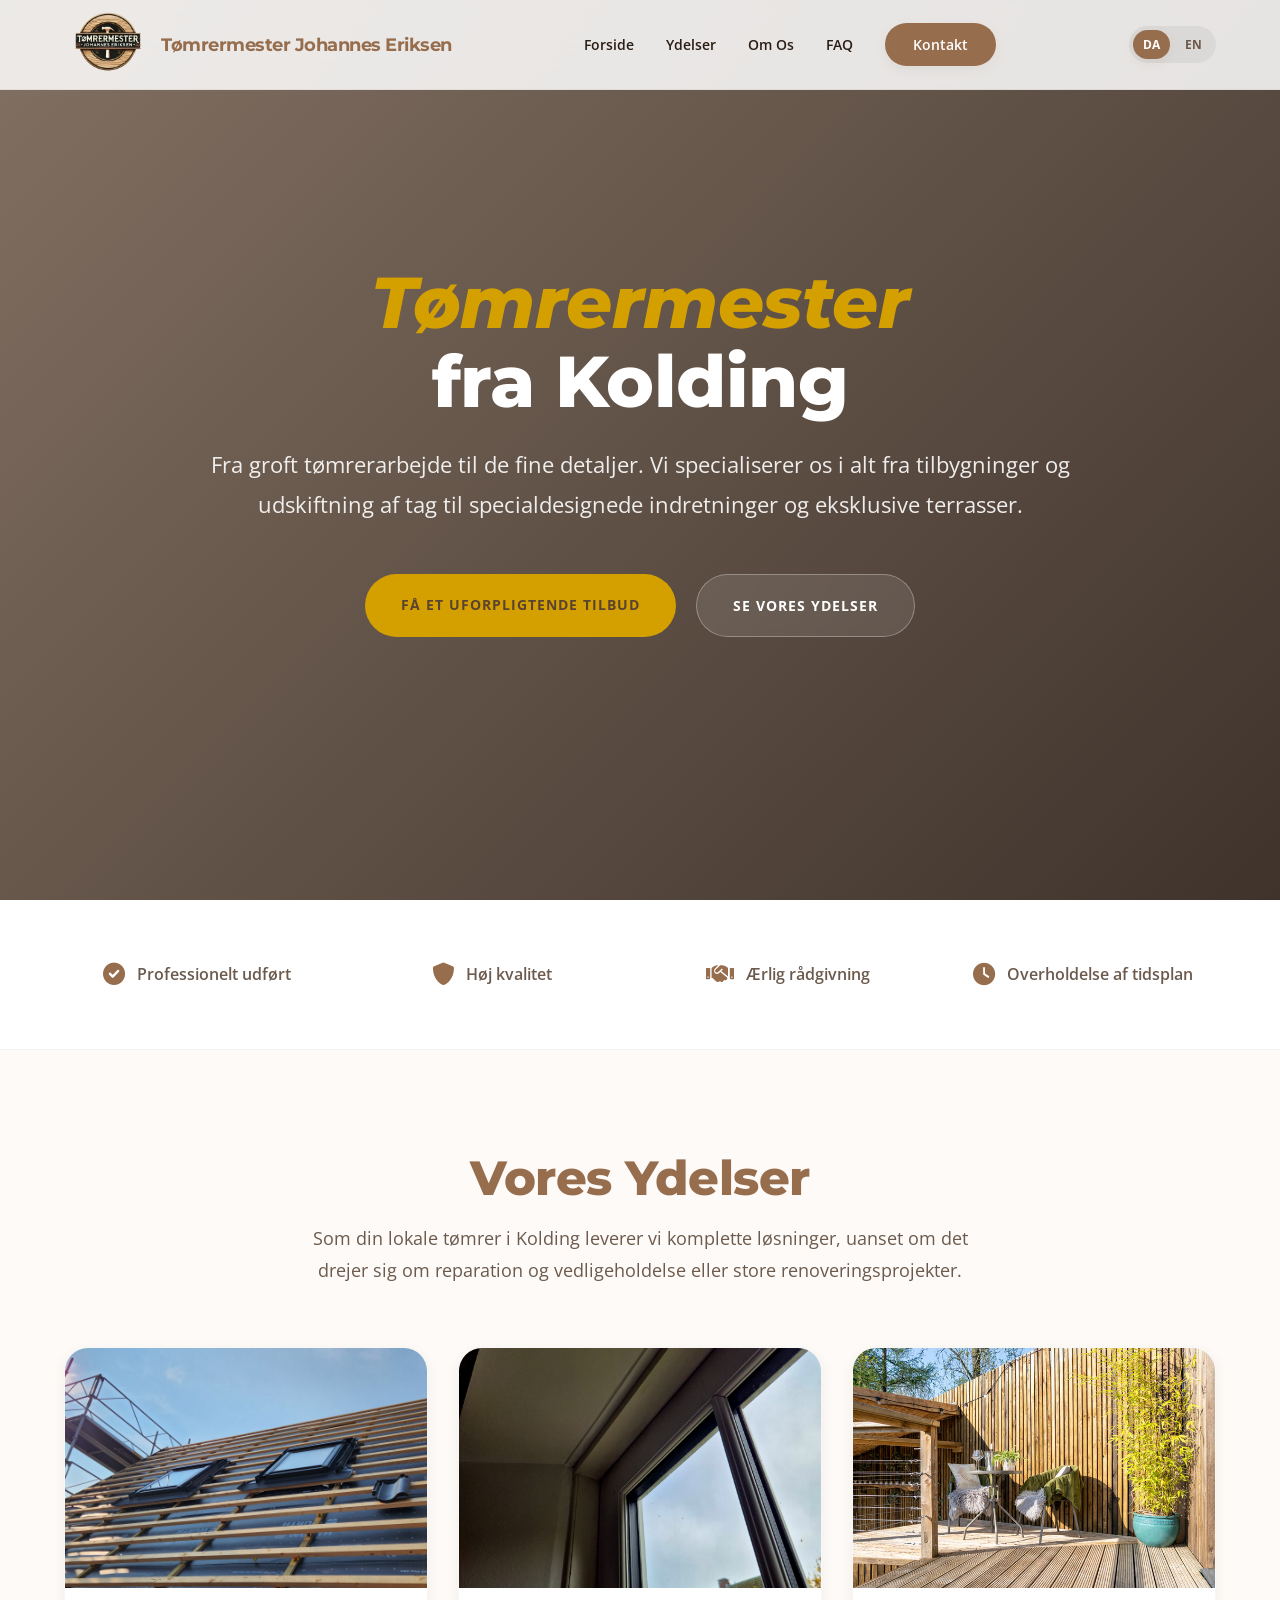
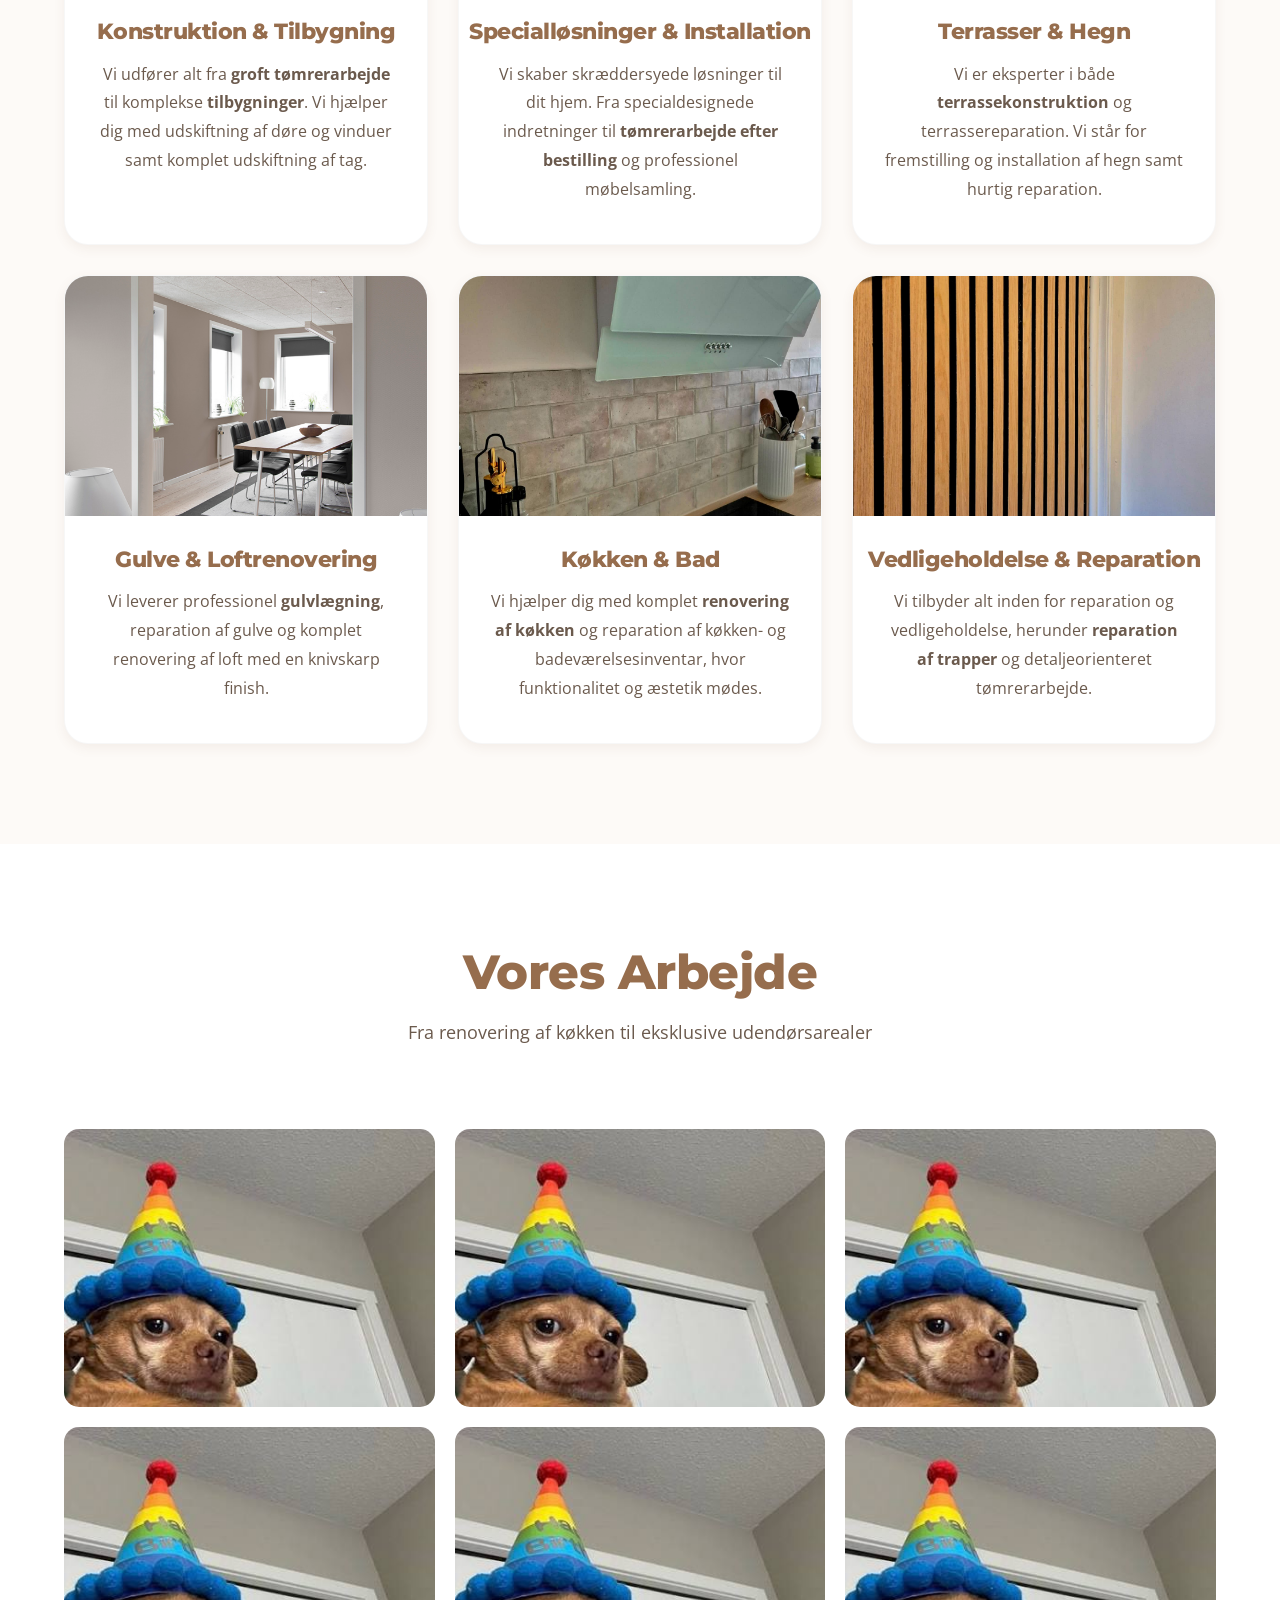
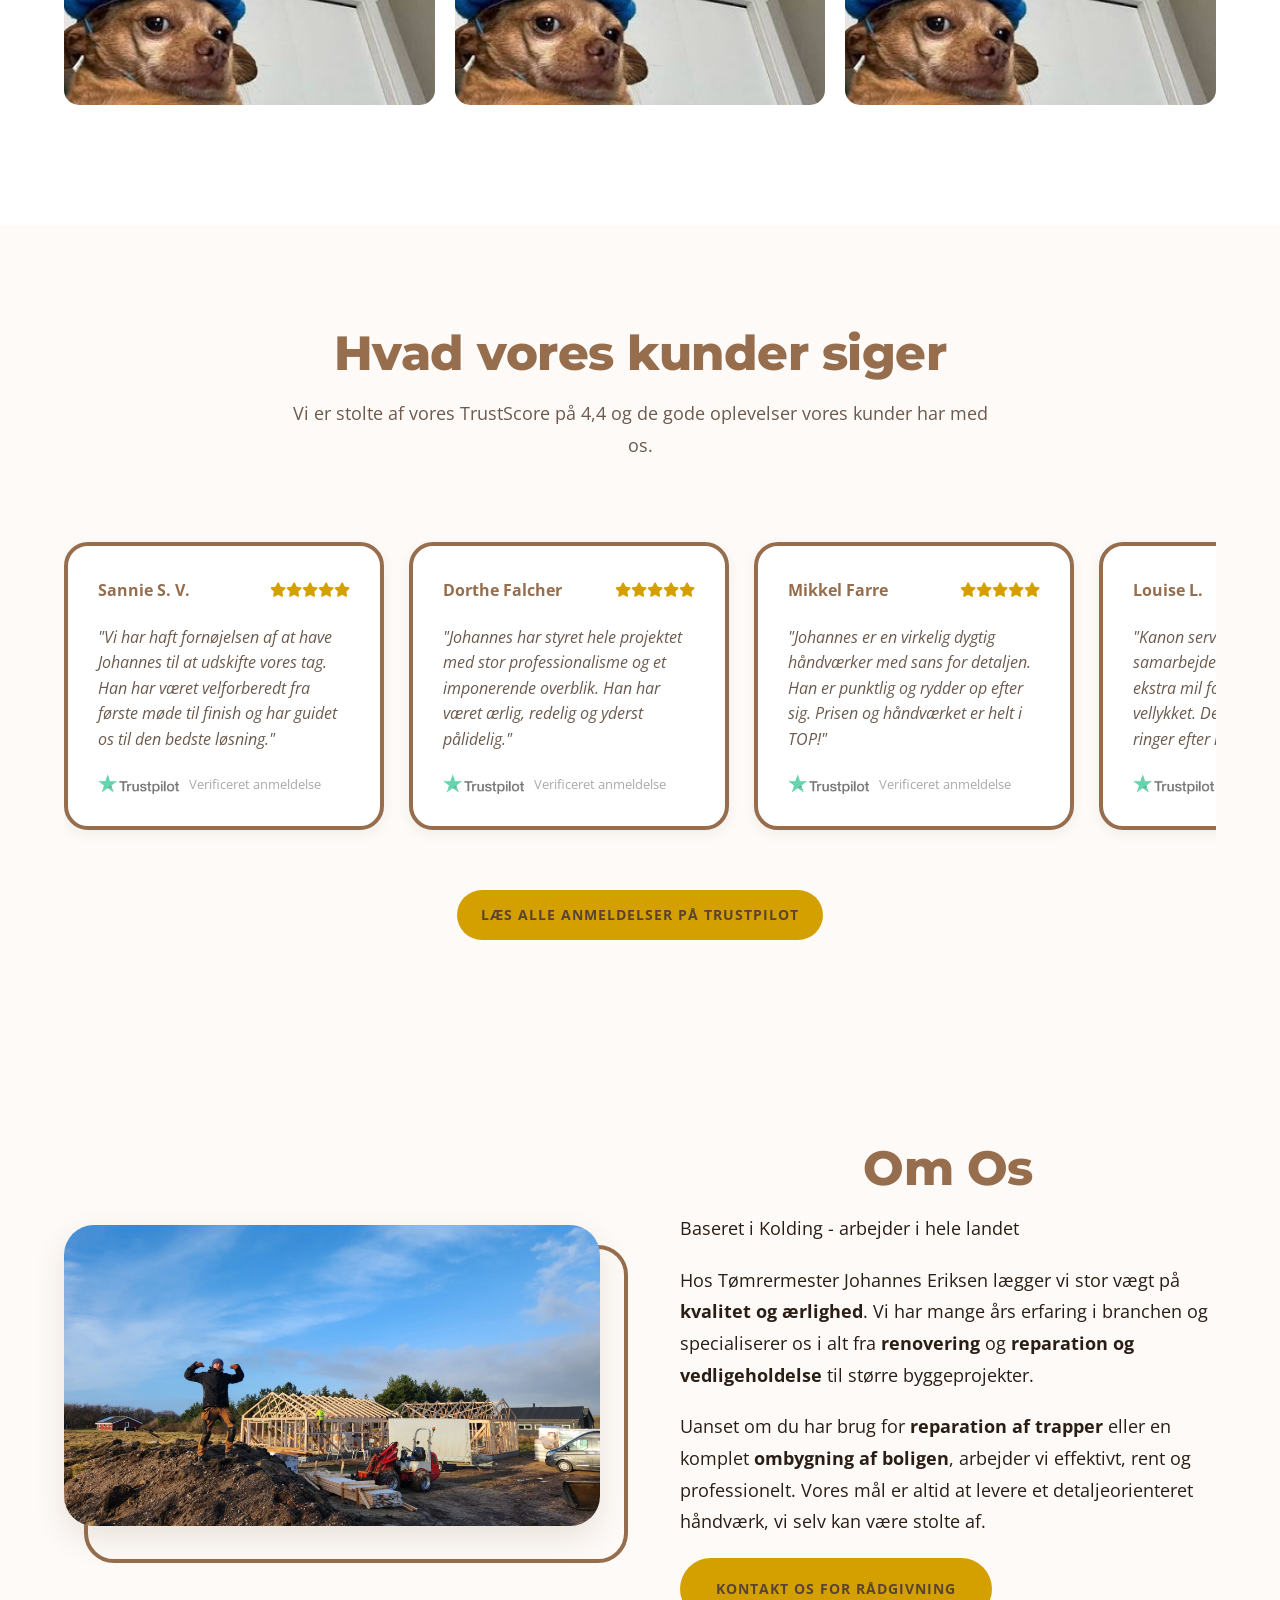
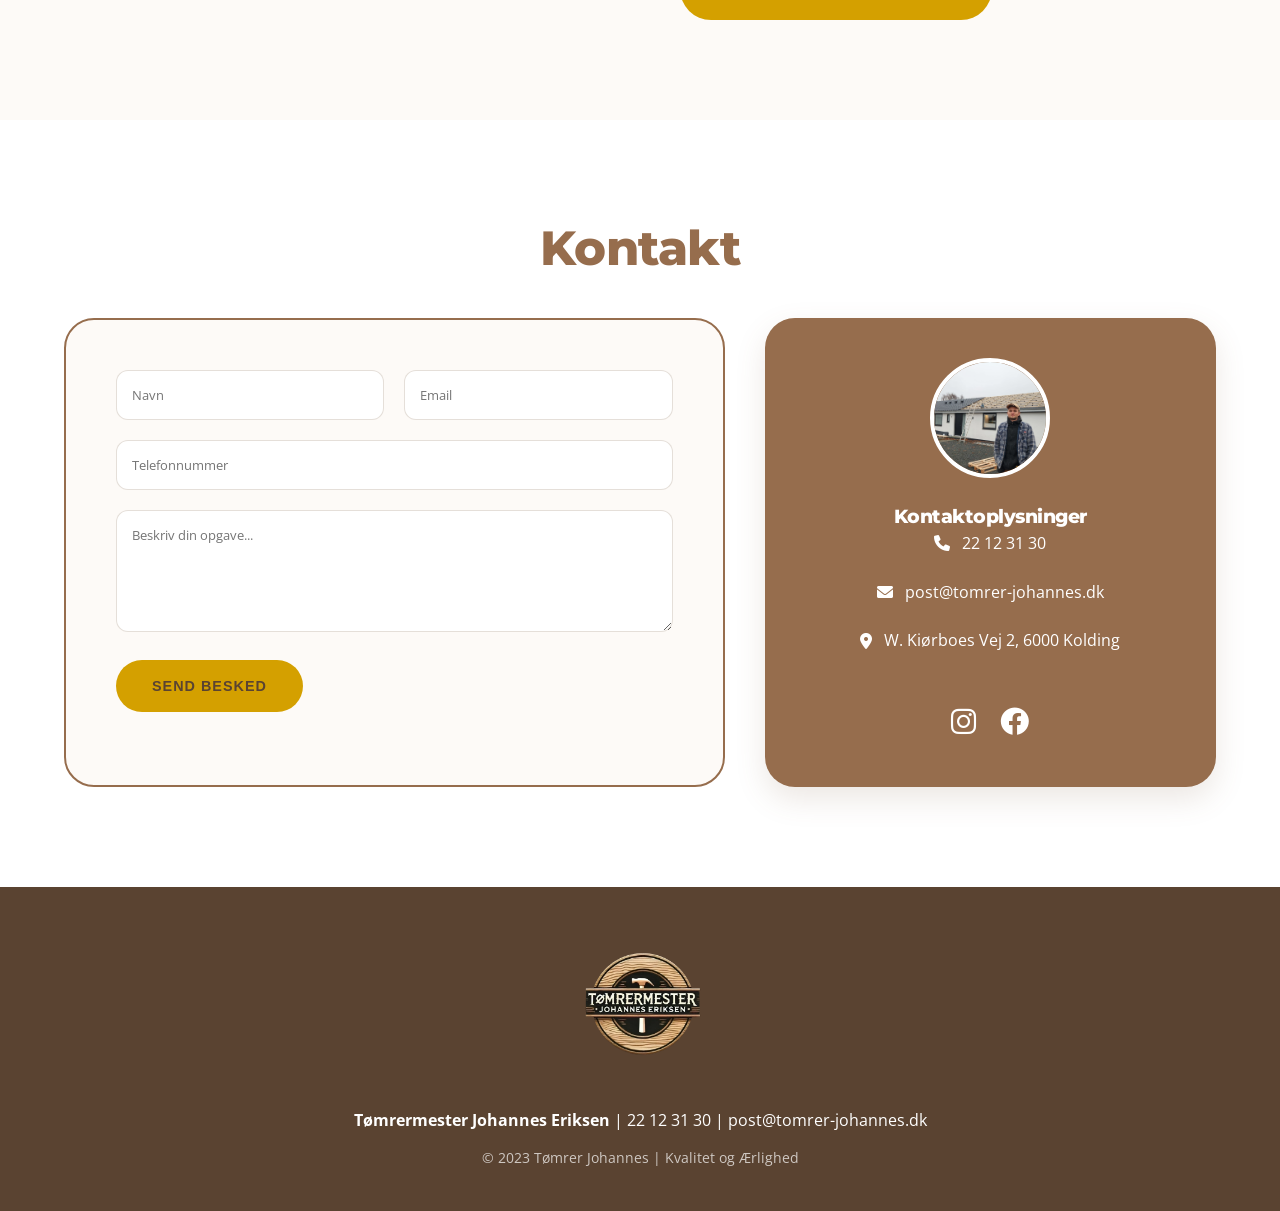
<file: index.html>
<!DOCTYPE html>
<html lang="da">
<head>
    <meta charset="UTF-8">
    <meta name="description" content="Tømrermester Johannes Eriksen tilbyder alt fra tilbygninger og udskiftning af tag til specialbyggede løsninger og terrasser i Kolding og omegn. Kvalitet og ærlighed i hvert projekt.">
    <meta name="viewport" content="width=device-width, initial-scale=1.0">
    <title>Tømrermester Johannes Eriksen | Kvalitet og Ærlighed</title>
    <link rel="stylesheet" href="css/style.css">
    <link href="https://fonts.googleapis.com/css2?family=Montserrat:wght@700;800&family=Open+Sans:wght@400;600&display=swap" rel="stylesheet">
    <link rel="stylesheet" href="https://cdnjs.cloudflare.com/ajax/libs/font-awesome/6.0.0/css/all.min.css">
</head>
<body>
    
    <nav class="navbar" id="navbar">
        <div class="container">
            <a href="#" class="logo-container">
                <div class="logo">
                    <img src="img/logo.png" alt="Tømrermester Johannes Eriksen logo">
                </div>
                <div class="logo-text">
                    <h2>Tømrermester Johannes Eriksen</h2>
                </div>
            </a>

            <div class="menu-toggle" id="mobile-menu">
                <span></span>
                <span></span>
                <span></span>
            </div>

            <ul class="nav-links" id="nav-list">
                <li><a href="#home">Forside</a></li>
                <li><a href="#services">Ydelser</a></li>
                <li><a href="#about">Om Os</a></li>
                <li><a href="faq.html">FAQ</a></li> 
                <li><a href="#contact" class="nav-cta">Kontakt</a></li>
            </ul>

            <div class="lang-switcher">
                <a href="index.html" class="lang-btn active">DA</a>
                <a href="indexEN.html" class="lang-btn">EN</a>
            </div>
        </div>
    </nav>

    <header id="home" class="hero">
        <video autoplay muted loop playsinline class="hero-video">
            <source src="videos/Video-81379.mp4" type="video/mp4">
        </video>
        <div class="hero-overlay"></div>
        <div class="hero-content">
        <h1><span>Tømrermester</span> fra Kolding</h1>
            <p>Fra groft tømrerarbejde til de fine detaljer. Vi specialiserer os i alt fra tilbygninger og udskiftning af tag til specialdesignede indretninger og eksklusive terrasser.</p>
            <div class="hero-btns">
                <a href="#contact" class="btn btn-primary">Få et uforpligtende tilbud</a>
                <a href="#services" class="btn btn-secondary">Se vores ydelser</a>
            </div>
        </div>
    </header>

    <section class="trust-bar">
        <div class="container trust-grid">
            <div class="trust-item"><i class="fas fa-check-circle"></i> <span>Professionelt udført</span></div>
            <div class="trust-item"><i class="fas fa-shield-alt"></i> <span>Høj kvalitet</span></div>
            <div class="trust-item"><i class="fas fa-handshake"></i> <span>Ærlig rådgivning</span></div>
            <div class="trust-item"><i class="fas fa-clock"></i> <span>Overholdelse af tidsplan</span></div>
        </div>
    </section>

    <section id="services" class="services">
        <div class="container">
            <h2 class="section-title">Vores Ydelser</h2>
            <p class="section-subtitle">Som din lokale tømrer i Kolding leverer vi komplette løsninger, uanset om det drejer sig om reparation og vedligeholdelse eller store renoveringsprojekter.</p>
            <div class="services-grid">
                
                <div class="service-card">
                    <div class="service-img"><img src="img/tømrerarbejde.jpg" alt="Tilbygning og groft tømrerarbejde i Kolding"></div>
                    <h3>Konstruktion & Tilbygning</h3>
                    <p>Vi udfører alt fra <strong>groft tømrerarbejde</strong> til komplekse <strong>tilbygninger</strong>. Vi hjælper dig med udskiftning af døre og vinduer samt komplet udskiftning af tag.</p>
                </div>

                <div class="service-card">
                    <div class="service-img"><img src="img/specialbygoginstallation.jpg" alt="Specialbyggede indretningsløsninger i Kolding"></div>
                    <h3>Specialløsninger & Installation</h3>
                    <p>Vi skaber skræddersyede løsninger til dit hjem. Fra specialdesignede indretninger til <strong>tømrerarbejde efter bestilling</strong> og professionel møbelsamling.</p>
                </div>

                <div class="service-card">
                    <div class="service-img"><img src="img/terrasse.jpg" alt="Terrassekonstruktion og hegn i Kolding"></div>
                    <h3>Terrasser & Hegn</h3>
                    <p>Vi er eksperter i både <strong>terrassekonstruktion</strong> og terrassereparation. Vi står for fremstilling og installation af hegn samt hurtig reparation.</p>
                </div>

                <div class="service-card">
                    <div class="service-img"><img src="img/indendørs.jpg" alt="Gulvlægning og renovering af loft i Kolding"></div>
                    <h3>Gulve & Loftrenovering</h3>
                    <p>Vi leverer professionel <strong>gulvlægning</strong>, reparation af gulve og komplet renovering af loft med en knivskarp finish.</p>
                </div>

                <div class="service-card">
                    <div class="service-img"><img src="img/køkkenogbad.jpg" alt="Køkkenrenovering og badeværelsesinventar i Kolding"></div>
                    <h3>Køkken & Bad</h3>
                    <p>Vi hjælper dig med komplet <strong>renovering af køkken</strong> og reparation af køkken- og badeværelsesinventar, hvor funktionalitet og æstetik mødes.</p>
                </div>

                <div class="service-card">
                    <div class="service-img"><img src="img/nicevæg.jpeg" alt="Reparation af trapper og vedligeholdelse i Kolding"></div>
                    <h3>Vedligeholdelse & Reparation</h3>
                    <p>Vi tilbyder alt inden for reparation og vedligeholdelse, herunder <strong>reparation af trapper</strong> og detaljeorienteret tømrerarbejde.</p>
                </div>

            </div>
        </div>
    </section>

    <section id="gallery" class="gallery-section">
        <div class="container">
            <h2 class="section-title">Vores Arbejde</h2>
            <p class="section-subtitle">Fra renovering af køkken til eksklusive udendørsarealer</p>
            <div class="gallery-wrapper">
                <div class="gallery-grid">
                    <div class="gallery-item"><img src="img/images.png" alt="Projekt 1"></div>
                    <div class="gallery-item"><img src="img/images.png" alt="Projekt 2"></div>
                    <div class="gallery-item"><img src="img/images.png" alt="Projekt 3"></div>
                    <div class="gallery-item"><img src="img/images.png" alt="Projekt 4"></div>
                    <div class="gallery-item"><img src="img/images.png" alt="Projekt 5"></div>
                    <div class="gallery-item"><img src="img/images.png" alt="Projekt 6"></div>
                </div>
            </div>
        </div>
    </section>

    <section id="reviews" class="reviews">
        <div class="container">
            <h2 class="section-title">Hvad vores kunder siger</h2>
            <p class="section-subtitle">Vi er stolte af vores TrustScore på 4,4 og de gode oplevelser vores kunder har med os.</p>
            
            <div class="reviews-wrapper">
                <div class="reviews-grid">
                    <div class="review-card">
                        <div class="review-header">
                            <span class="review-user">Sannie S. V.</span>
                            <span class="review-stars"><i class="fas fa-star"></i><i class="fas fa-star"></i><i class="fas fa-star"></i><i class="fas fa-star"></i><i class="fas fa-star"></i></span>
                        </div>
                        <p class="review-text">"Vi har haft fornøjelsen af at have Johannes til at udskifte vores tag. Han har været velforberedt fra første møde til finish og har guidet os til den bedste løsning."</p>
                        <div class="review-footer">
                            <img src="img/trustpilot-logo.png" alt="Trustpilot" class="trustpilot-logo"> 
                            <span>Verificeret anmeldelse</span>
                        </div>
                    </div>

                    <div class="review-card">
                        <div class="review-header">
                            <span class="review-user">Dorthe Falcher</span>
                            <span class="review-stars"><i class="fas fa-star"></i><i class="fas fa-star"></i><i class="fas fa-star"></i><i class="fas fa-star"></i><i class="fas fa-star"></i></span>
                        </div>
                        <p class="review-text">"Johannes har styret hele projektet med stor professionalisme og et imponerende overblik. Han har været ærlig, redelig og yderst pålidelig."</p>
                        <div class="review-footer">
                            <img src="img/trustpilot-logo.png" alt="Trustpilot" class="trustpilot-logo"> 
                            <span>Verificeret anmeldelse</span>
                        </div>
                    </div>

                    <div class="review-card">
                        <div class="review-header">
                            <span class="review-user">Mikkel Farre</span>
                            <span class="review-stars"><i class="fas fa-star"></i><i class="fas fa-star"></i><i class="fas fa-star"></i><i class="fas fa-star"></i><i class="fas fa-star"></i></span>
                        </div>
                        <p class="review-text">"Johannes er en virkelig dygtig håndværker med sans for detaljen. Han er punktlig og rydder op efter sig. Prisen og håndværket er helt i TOP!"</p>
                        <div class="review-footer">
                            <img src="img/trustpilot-logo.png" alt="Trustpilot" class="trustpilot-logo"> 
                            <span>Verificeret anmeldelse</span>
                        </div>
                    </div>

                    <div class="review-card">
                        <div class="review-header">
                            <span class="review-user">Louise L.</span>
                            <span class="review-stars"><i class="fas fa-star"></i><i class="fas fa-star"></i><i class="fas fa-star"></i><i class="fas fa-star"></i><i class="fas fa-star"></i></span>
                        </div>
                        <p class="review-text">"Kanon service, kvalitet og samarbejde. Johannes går lige den ekstra mil for, at resultatet bliver vellykket. Det er ikke sidste gang, vi ringer efter ham."</p>
                        <div class="review-footer">
                            <img src="img/trustpilot-logo.png" alt="Trustpilot" class="trustpilot-logo"> 
                            <span>Verificeret anmeldelse</span>
                        </div>
                    </div>

                    <div class="review-card">
                        <div class="review-header">
                            <span class="review-user">Søren R.</span>
                            <span class="review-stars"><i class="fas fa-star"></i><i class="fas fa-star"></i><i class="fas fa-star"></i><i class="fas fa-star"></i><i class="fas fa-star"></i></span>
                        </div>
                        <p class="review-text">"Johannes leverer et flot stykke arbejde. Han lytter tålmodigt til dine ønsker og leverer grundigt. Jeg elsker grundigheden i både store og små opgaver."</p>
                        <div class="review-footer">
                            <img src="img/trustpilot-logo.png" alt="Trustpilot" class="trustpilot-logo"> 
                            <span>Verificeret anmeldelse</span>
                        </div>
                    </div>

                    <div class="review-card">
                        <div class="review-header">
                            <span class="review-user">Iris Kruse B.</span>
                            <span class="review-stars"><i class="fas fa-star"></i><i class="fas fa-star"></i><i class="fas fa-star"></i><i class="fas fa-star"></i><i class="fas fa-star"></i></span>
                        </div>
                        <p class="review-text">"Vi fik bygget et cykelskur. Super flot arbejde, og det blev hurtigt færdigt. Alt er lige som vi ønskede det. De bedste anbefalinger herfra!"</p>
                        <div class="review-footer">
                            <img src="img/trustpilot-logo.png" alt="Trustpilot" class="trustpilot-logo"> 
                            <span>Verificeret anmeldelse</span>
                        </div>
                    </div>
                </div>
            </div>

            <div style="text-align: center; margin-top: 40px;">
                <a href="https://dk.trustpilot.com/review/tomrer-johannes.dk" target="_blank" class="btn btn-trustpilot">
                    Læs alle anmeldelser på Trustpilot
                </a>
            </div>
        </div>
    </section>
    
    <section id="about" class="about">
        <div class="container about-flex">
            <div class="about-image">
                <img src="img/omosbillede.png" alt="Tømrermester Johannes Eriksen - Ekspert i kvalitetshåndværk">
            </div>
            <div class="about-text">
                <h2 class="section-title left">Om Os</h2>
                <p>Baseret i Kolding - arbejder i hele landet</p>
                <p>Hos Tømrermester Johannes Eriksen lægger vi stor vægt på <strong>kvalitet og ærlighed</strong>. Vi har mange års erfaring i branchen og specialiserer os i alt fra <strong>renovering</strong> og <strong>reparation og vedligeholdelse</strong> til større byggeprojekter.</p>
                <p>Uanset om du har brug for <strong>reparation af trapper</strong> eller en komplet <strong>ombygning af boligen</strong>, arbejder vi effektivt, rent og professionelt. Vores mål er altid at levere et detaljeorienteret håndværk, vi selv kan være stolte af.</p>
                <a href="#contact" class="btn btn-primary">Kontakt os for rådgivning</a>
            </div>
        </div>
    </section>

    <section id="contact" class="contact">
        <div class="container">
            <h2 class="section-title">Kontakt</h2>
            <div class="contact-wrapper">
                <div class="contact-form">
                    <form action="contact.php" method="POST">
                        <div class="form-group">
                            <input type="text" name="name" placeholder="Navn" required>
                            <input type="email" name="email" placeholder="Email" required>
                        </div >
                        <input type="text" name="phone" placeholder="Telefonnummer">
                        <textarea name="message" placeholder="Beskriv din opgave..." rows="5" required></textarea>
                        
                        <button type="submit" class="btn btn-primary full-width" target="_blank">Send Besked</button> 
                    </form>
                </div>
                <div class="contact-info">
                    <img src="img/johannesforanhus.png" alt="Tømrermester Johannes Eriksen foran et af sine projekter">
                    <h3>Kontaktoplysninger</h3>
                    <div class="info-item"><i class="fas fa-phone"></i> <a href="tel:22123130">22 12 31 30</a></div>
                    <div class="info-item"><i class="fas fa-envelope"></i> <a href="mailto:post@tomrer-johannes.dk">post@tomrer-johannes.dk</a></div>
                    <div class="info-item"><i class="fas fa-map-marker-alt"></i> <span>W. Kiørboes Vej 2, 6000 Kolding</span></div>
                    <div class="social-links"> 
                        <a href="https://www.instagram.com/tomrermester_johannes/" target="_blank"><i class="fab fa-instagram"></i></a> 
                        <a href="https://www.facebook.com/profile.php?id=61573229541717" target="_blank"><i class="fab fa-facebook"></i></a> 
                    </div>
                </div>
            </div>
        </div>
    </section>

    <footer>
        <div class="container">
            <img src="img/logo.png" alt="Tømrermester Johannes Eriksen logo" class="footer-logo">
            <p><strong>Tømrermester Johannes Eriksen</strong> | 22 12 31 30 | post@tomrer-johannes.dk</p>
            <p class="footer-copy">&copy; 2023 Tømrer Johannes | Kvalitet og Ærlighed</p>
        </div>
    </footer>

    <script>
        const menuToggle = document.getElementById('mobile-menu');
        const navList = document.getElementById('nav-list');

        menuToggle.addEventListener('click', () => {
            navList.classList.toggle('active');
            menuToggle.classList.toggle('active');
        });

        document.querySelectorAll('.nav-links a').forEach(link => {
            link.addEventListener('click', () => {
                navList.classList.remove('active');
                menuToggle.classList.remove('active');
            });
        });

        window.addEventListener('scroll', () => {
            const navbar = document.getElementById('navbar');
            if (window.scrollY > 50) {
                navbar.classList.add('scrolled');
            } else {
                navbar.classList.remove('scrolled');
            }
        });
    </script>
</body>
</html>
</file>
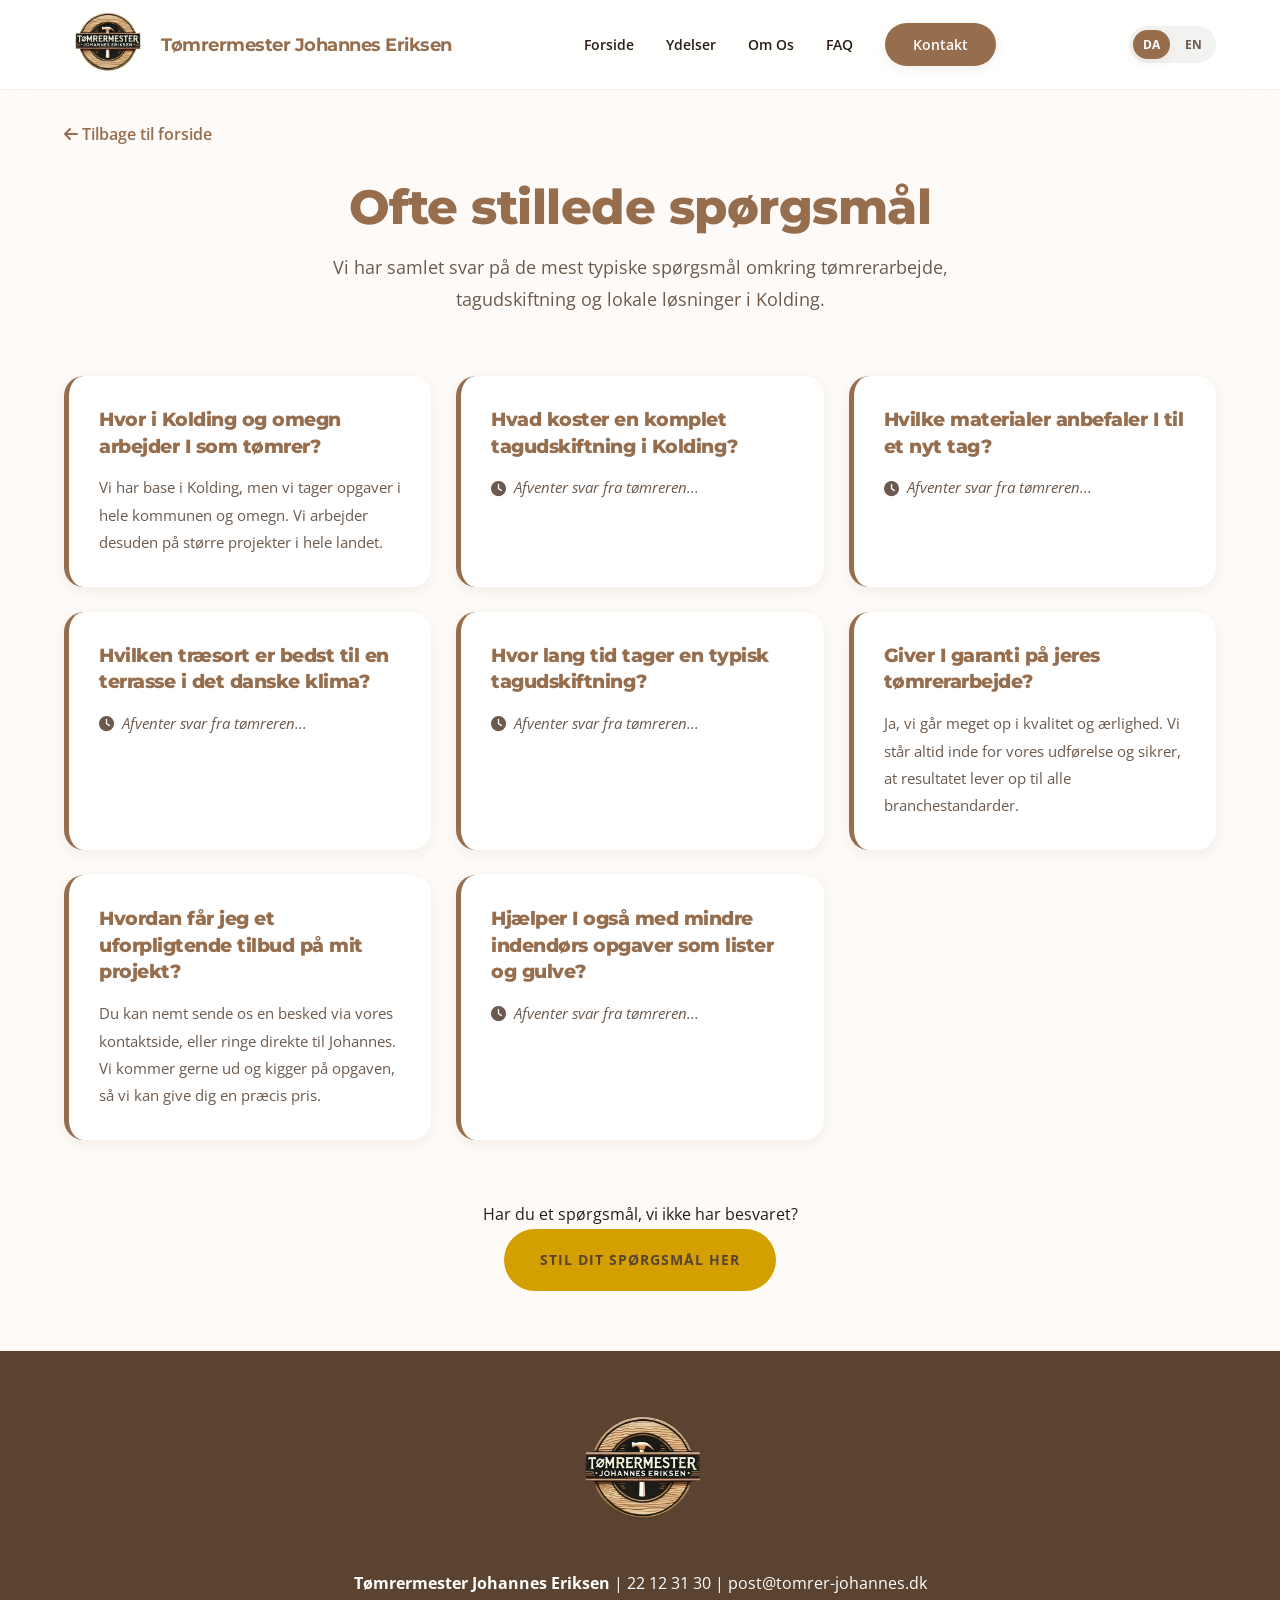
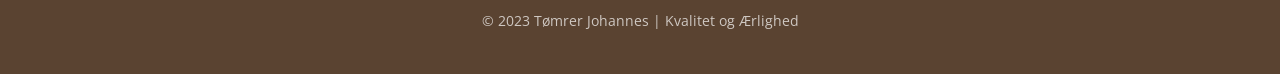
<file: faq.html>
<!DOCTYPE html>
<html lang="da">
<head>
    <meta charset="UTF-8">
    <meta name="viewport" content="width=device-width, initial-scale=1.0">
    <meta name="description" content="Har du spørgsmål til tømrerarbejde, tagudskiftning eller terrasser i Kolding? Find svar på de mest stillede spørgsmål her hos Tømrermester Johannes Eriksen.">
    <title>FAQ | Ofte stillede spørgsmål - Tømrermester Johannes Eriksen</title>
    <link rel="stylesheet" href="css/style.css">
    <link href="https://fonts.googleapis.com/css2?family=Montserrat:wght@700;800&family=Open+Sans:wght@400;600&display=swap" rel="stylesheet">
    <link rel="stylesheet" href="https://cdnjs.cloudflare.com/ajax/libs/font-awesome/6.0.0/css/all.min.css">
    <style>
        /* Specifik styling til FAQ for at gøre det lækkert */
        .faq-container {
            padding: 120px 0 60px;
        }
        .faq-grid {
            display: grid;
            grid-template-columns: repeat(auto-fit, minmax(300px, 1fr));
            gap: 25px;
            margin-top: 40px;
        }
        .faq-card {
            background: var(--white);
            padding: 30px;
            border-radius: 20px;
            box-shadow: var(--shadow-sm);
            transition: var(--transition);
            border-left: 5px solid var(--primary-brown);
        }
        .faq-card:hover {
            transform: translateY(-5px);
            box-shadow: var(--shadow-md);
        }
        .faq-card h3 {
            font-size: 1.2rem;
            color: var(--primary-brown);
            margin-bottom: 15px;
            line-height: 1.4;
        }
        .faq-card p {
            color: var(--text-gray);
            font-size: 0.95rem;
        }
        .status-pending {
            font-style: italic;
            color: #aaa;
            display: flex;
            align-items: center;
            gap: 8px;
        }
        .back-home {
            display: inline-block;
            margin-bottom: 30px;
            text-decoration: none;
            color: var(--primary-brown);
            font-weight: 600;
            transition: var(--transition);
        }
        .back-home:hover {
            color: var(--dark-brown);
        }
    </style>
</head>
<body>

    <nav class="navbar" id="navbar">
        <div class="container">
            <a href="index.html" class="logo-container">
                <div class="logo">
                    <img src="img/logo.png" alt="Tømrermester Johannes Eriksen logo">
                </div>
                <div class="logo-text">
                    <h2 style="color: var(--primary-brown);">Tømrermester Johannes Eriksen</h2>
                </div>
            </a>

            <ul class="nav-links" id="nav-list">
                <li><a href="index.html#home">Forside</a></li>
                <li><a href="index.html#services">Ydelser</a></li>
                <li><a href="index.html#about">Om Os</a></li>
                <li><a href="faq.html">FAQ</a></li> 
                <li><a href="index.html#contact" class="nav-cta">Kontakt</a></li>
            </ul>

            <!-- Sprogskifteren ligger nu her, uden for listen -->
            <div class="lang-switcher">
                <a href="index.html" class="lang-btn active">DA</a>
                <a href="indexEN.html" class="lang-btn">EN</a>
            </div>
        </div>
    </nav>

    <main class="faq-container">
        <div class="container">
            <a href="index.html" class="back-home"><i class="fas fa-arrow-left"></i> Tilbage til forside</a>
            
            <h1 class="section-title">Ofte stillede spørgsmål</h1>
            <p class="section-subtitle">Vi har samlet svar på de mest typiske spørgsmål omkring tømrerarbejde, tagudskiftning og lokale løsninger i Kolding.</p>

            <div class="faq-grid">
                
                <!-- SEO: Lokal tømrer / Kolding -->
                <div class="faq-card">
                    <h3>Hvor i Kolding og omegn arbejder I som tømrer?</h3>
                    <p>Vi har base i Kolding, men vi tager opgaver i hele kommunen og omegn. Vi arbejder desuden på større projekter i hele landet.</p>
                </div>

                <!-- SEO: Tagudskiftning / Pris -->
                <div class="faq-card">
                    <h3>Hvad koster en komplet tagudskiftning i Kolding?</h3>
                    <p class="status-pending"><i class="fas fa-clock"></i> Afventer svar fra tømreren...</p>
                </div>

                <!-- SEO: Nyt tag / Materialer -->
                <div class="faq-card">
                    <h3>Hvilke materialer anbefaler I til et nyt tag?</h3>
                    <p class="status-pending"><i class="fas fa-clock"></i> Afventer svar fra tømreren...</p>
                </div>

                <!-- SEO: Terrasser / Holdbarhed -->
                <div class="faq-card">
                    <h3>Hvilken træsort er bedst til en terrasse i det danske klima?</h3>
                    <p class="status-pending"><i class="fas fa-clock"></i> Afventer svar fra tømreren...</p>
                </div>

                <!-- SEO: Tidshorisont / Planlægning -->
                <div class="faq-card">
                    <h3>Hvor lang tid tager en typisk tagudskiftning?</h3>
                    <p class="status-pending"><i class="fas fa-clock"></i> Afventer svar fra tømreren...</p>
                </div>

                <!-- SEO: Kvalitet / Garanti -->
                <div class="faq-card">
                    <h3>Giver I garanti på jeres tømrerarbejde?</h3>
                    <p>Ja, vi går meget op i kvalitet og ærlighed. Vi står altid inde for vores udførelse og sikrer, at resultatet lever op til alle branchestandarder.</p>
                </div>

                <!-- SEO: Tilbud / Proces -->
                <div class="faq-card">
                    <h3>Hvordan får jeg et uforpligtende tilbud på mit projekt?</h3>
                    <p>Du kan nemt sende os en besked via vores kontaktside, eller ringe direkte til Johannes. Vi kommer gerne ud og kigger på opgaven, så vi kan give dig en præcis pris.</p>
                </div>

                <!-- SEO: Indvendig finish -->
                <div class="faq-card">
                    <h3>Hjælper I også med mindre indendørs opgaver som lister og gulve?</h3>
                    <p class="status-pending"><i class="fas fa-clock"></i> Afventer svar fra tømreren...</p>
                </div>

            </div>

            <div style="text-align: center; margin-top: 60px;">
                <p>Har du et spørgsmål, vi ikke har besvaret?</p>
                <a href="index.html#contact" class="btn btn-primary">Stil dit spørgsmål her</a>
            </div>
        </div>
    </main>

    <footer>
        <div class="container">
            <img src="img/logo.png" alt="Tømrermester Johannes Eriksen logo" class="footer-logo">
            <p><strong>Tømrermester Johannes Eriksen</strong> | 22 12 31 30 | post@tomrer-johannes.dk</p>
            <p class="footer-copy">&copy; 2023 Tømrer Johannes | Kvalitet og Ærlighed</p>
        </div>
    </footer>

</body>
</html>
</file>
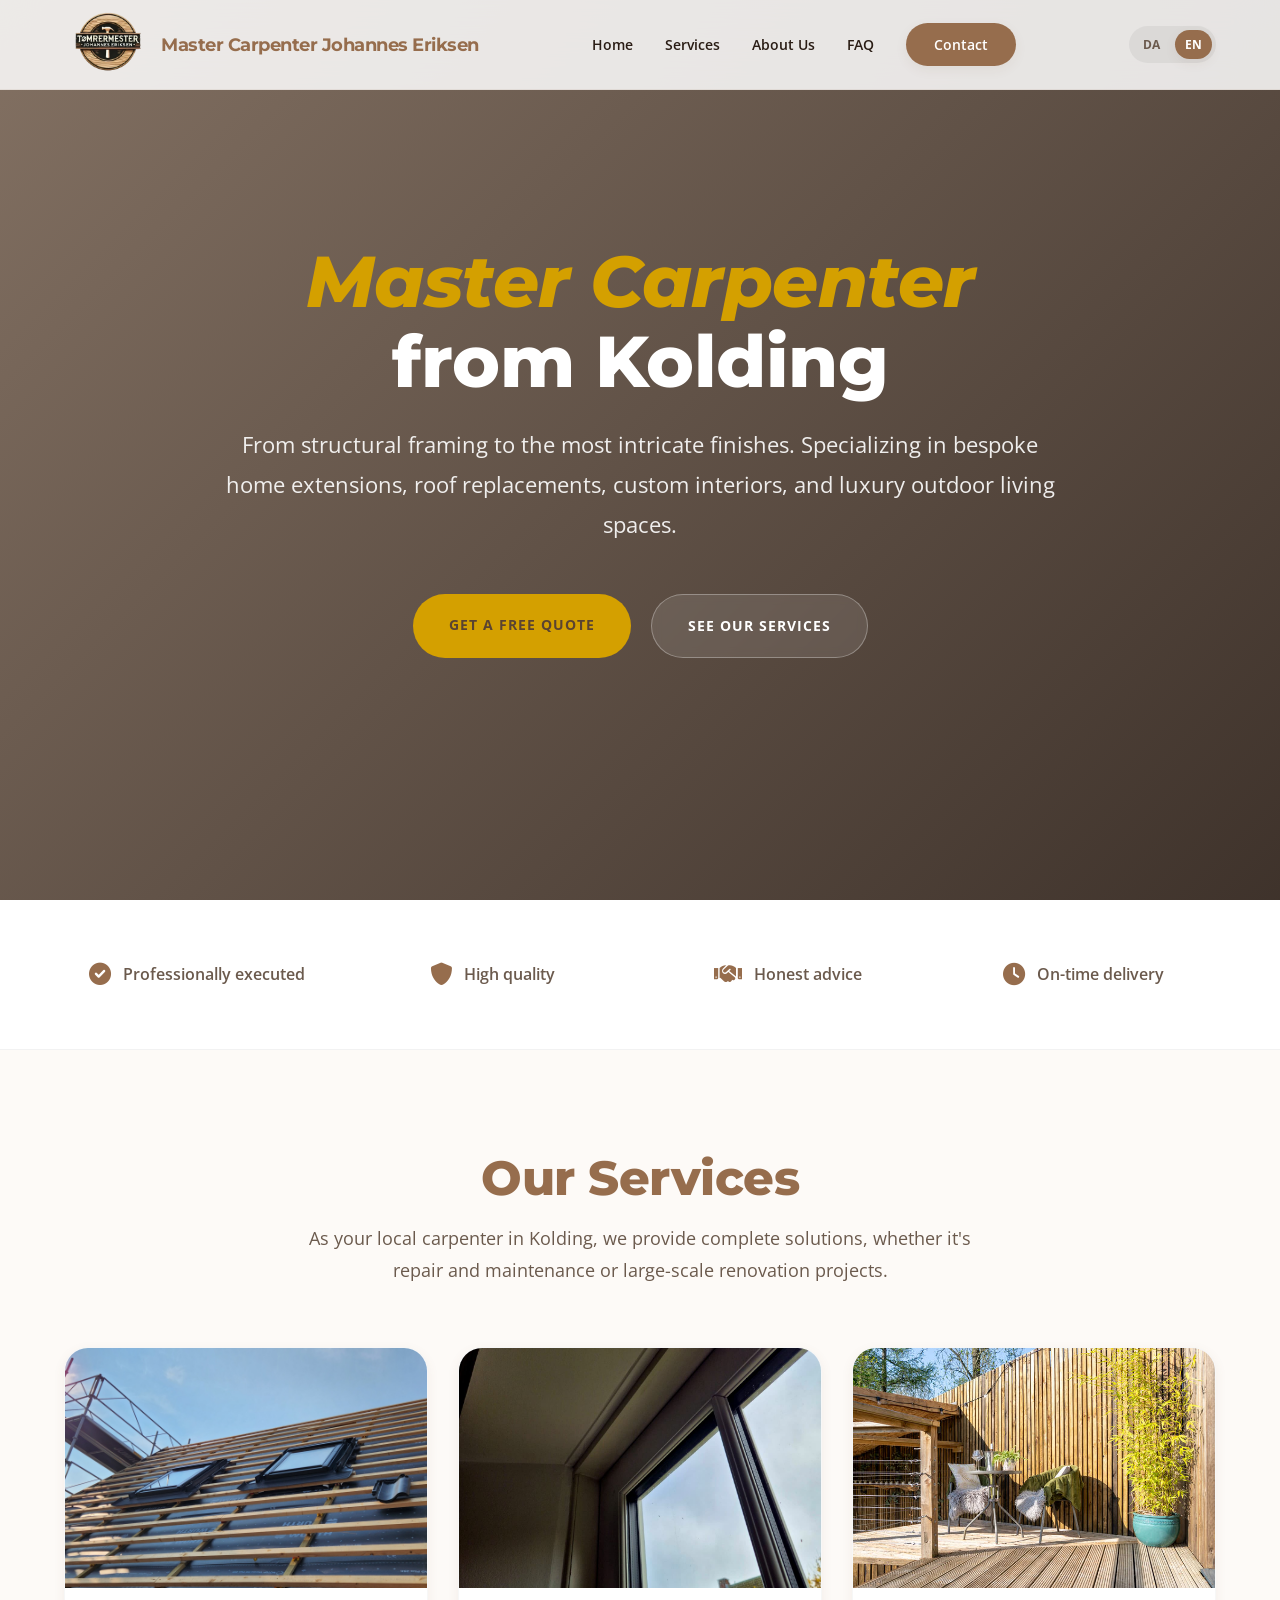
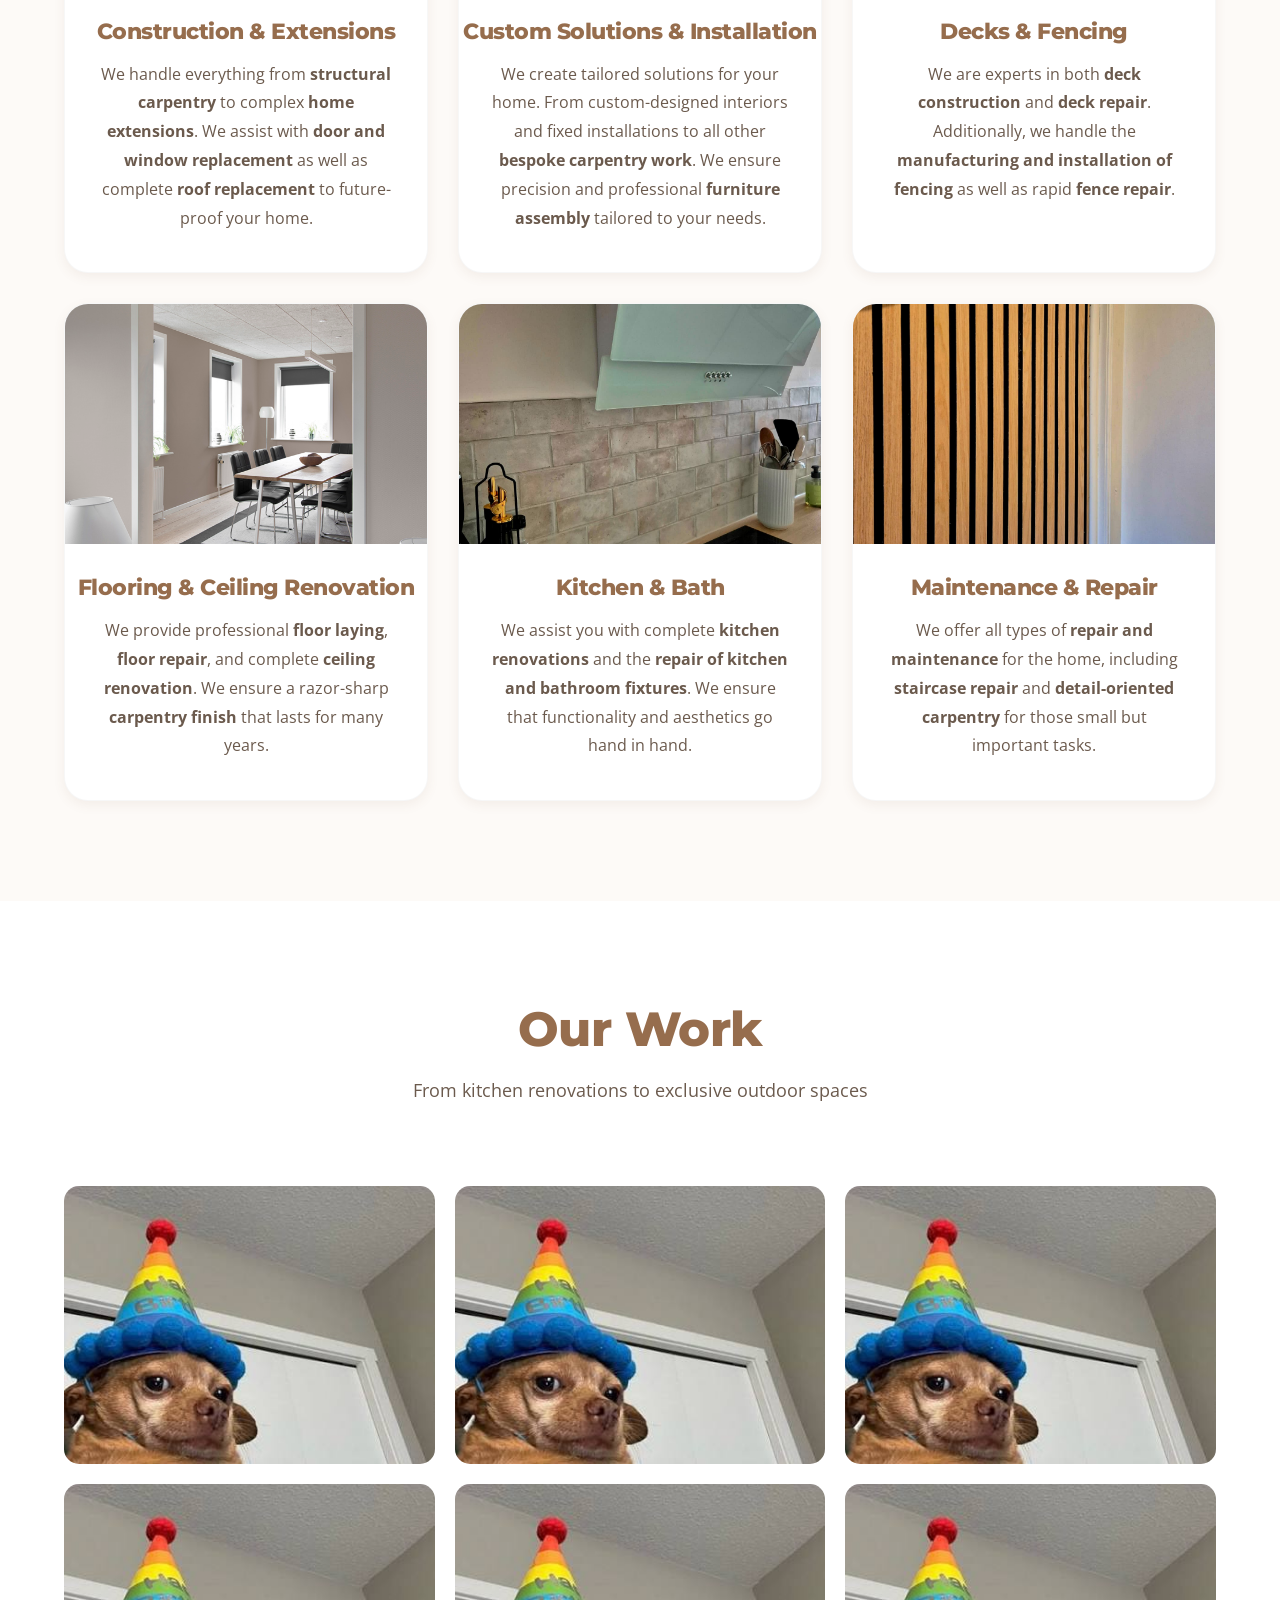
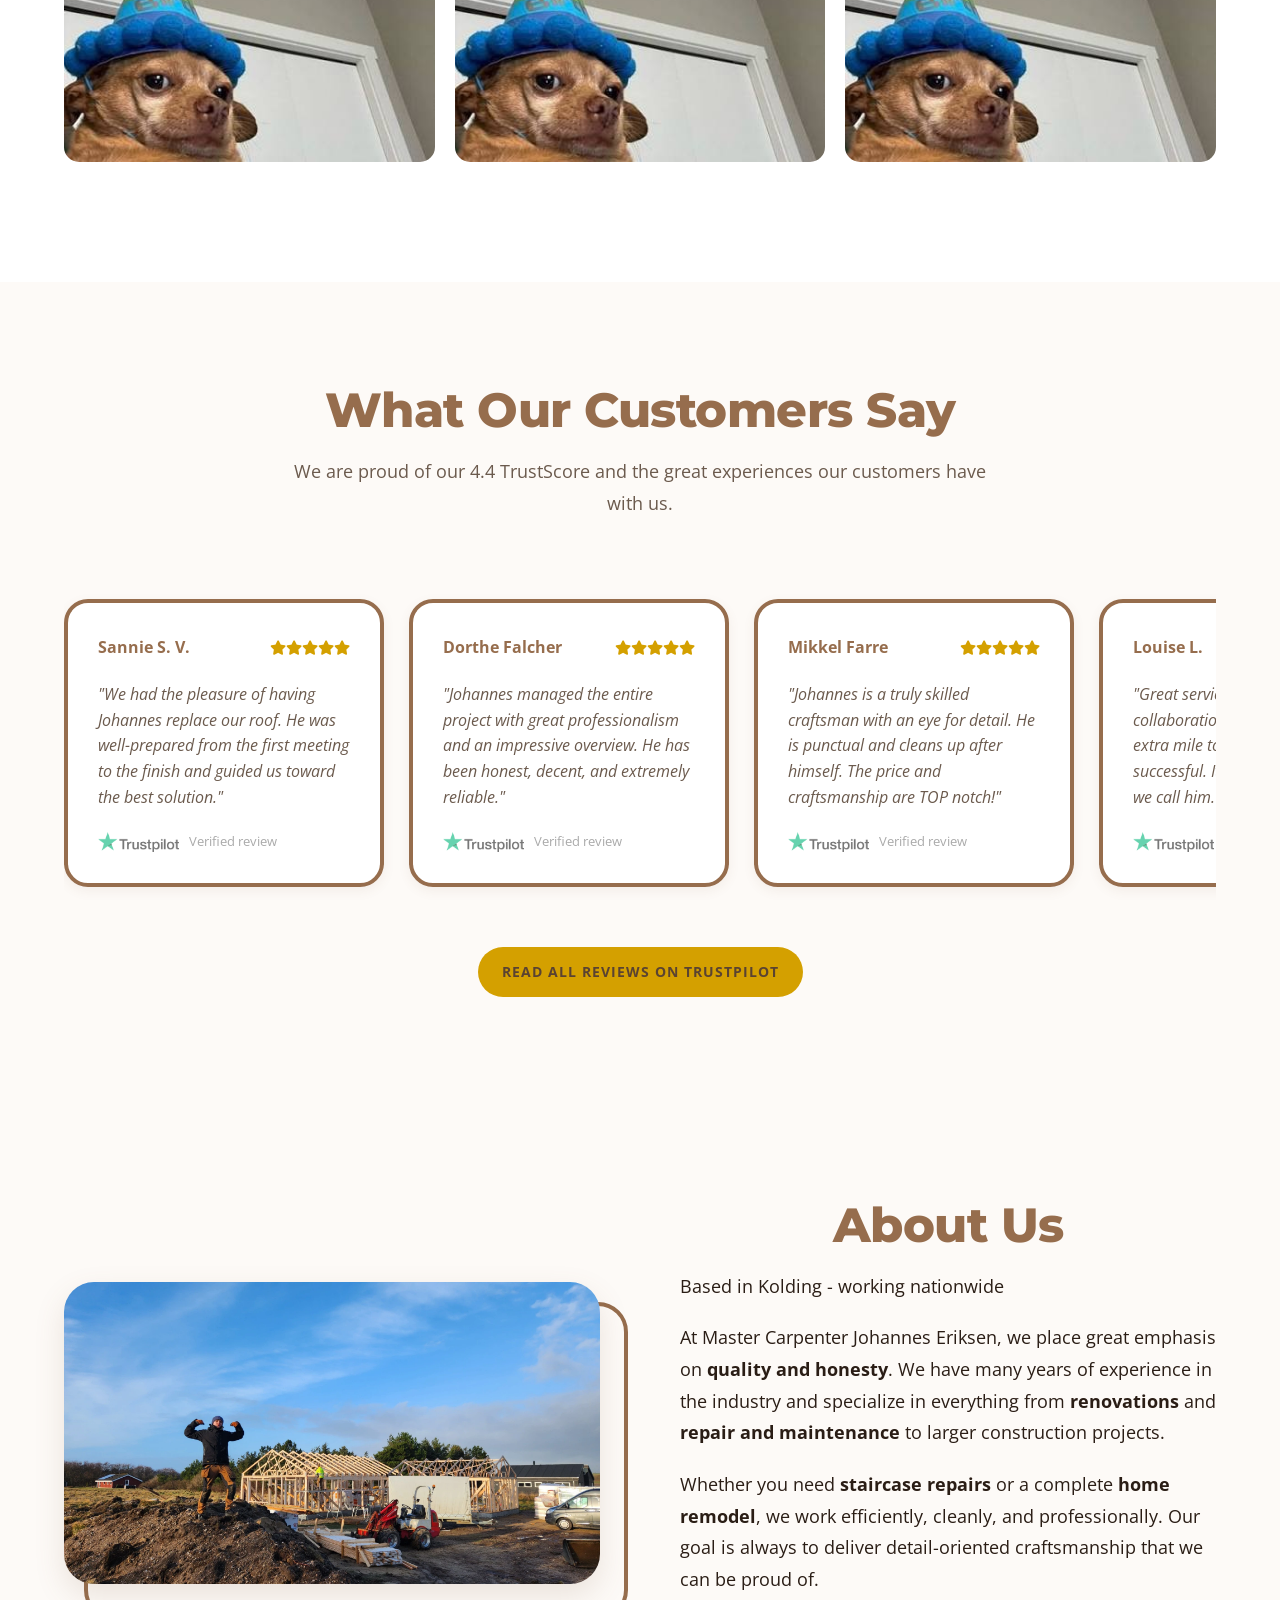
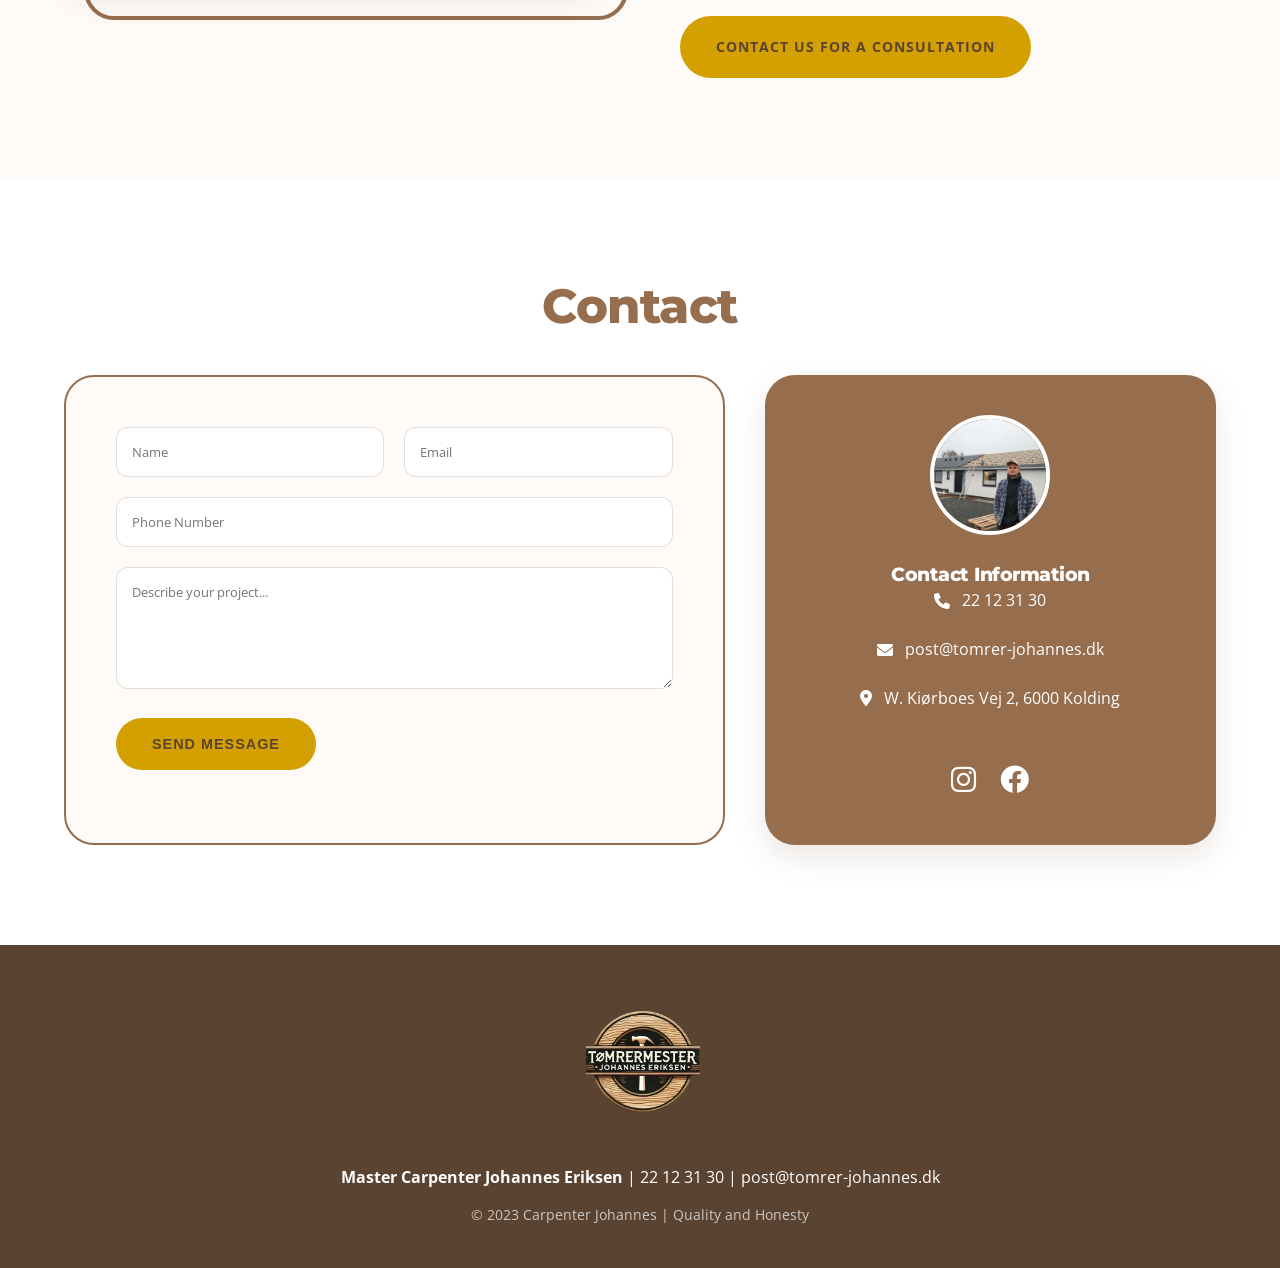
<file: indexEN.html>
<!DOCTYPE html>
<html lang="en">
<head>
    <meta charset="UTF-8">
    <meta name="description" content="Master Carpenter Johannes Eriksen offers everything from home extensions and roof replacements to custom-built cabinetry and decks in Kolding and nationwide. Quality and honesty in every project.">
    <meta name="viewport" content="width=device-width, initial-scale=1.0">
    <title>Master Carpenter Johannes Eriksen | Quality and Honesty</title>
    <link rel="stylesheet" href="css/style.css">
    <link href="https://fonts.googleapis.com/css2?family=Montserrat:wght@700;800&family=Open+Sans:wght@400;600&display=swap" rel="stylesheet">
    <link rel="stylesheet" href="https://cdnjs.cloudflare.com/ajax/libs/font-awesome/6.0.0/css/all.min.css">
</head>
<body>

    <nav class="navbar" id="navbar">
        <div class="container">
            <a href="#" class="logo-container">
                <div class="logo">
                    <img src="img/logo.png" alt="Master Carpenter Johannes Eriksen logo - Quality and Honesty">
                </div>
                <div class="logo-text">
                    <h2>Master Carpenter Johannes Eriksen</h2>
                </div>
            </a>

            <div class="menu-toggle" id="mobile-menu">
                <span></span>
                <span></span>
                <span></span>
            </div>

            <ul class="nav-links" id="nav-list">
                <li><a href="indexEN.html#home">Home</a></li>
                <li><a href="indexEN.html#services">Services</a></li>
                <li><a href="indexEN.html#about">About Us</a></li>
                <li><a href="faq.html">FAQ</a></li> 
                <li><a href="indexEN.html#contact" class="nav-cta">Contact</a></li>
            </ul>

            <div class="lang-switcher">
                <a href="index.html" class="lang-btn">DA</a>
                <a href="indexEN.html" class="lang-btn active">EN</a>
            </div>
        </div>
    </nav>

    <header id="home" class="hero">
        <video autoplay muted loop playsinline class="hero-video">
            <source src="videos/Video-81379.mp4" type="video/mp4">
        </video>
        <div class="hero-overlay"></div>
        <div class="hero-content">
        <h1><span>Master Carpenter</span> from Kolding</h1>
            <p>From structural framing to the most intricate finishes. Specializing in bespoke home extensions, roof replacements, custom interiors, and luxury outdoor living spaces.</p>
            <div class="hero-btns">
                <a href="#contact" class="btn btn-primary">Get a free quote</a>
                <a href="#services" class="btn btn-secondary">See our services</a>
            </div>
        </div>
    </header>

    <section class="trust-bar">
        <div class="container trust-grid">
            <div class="trust-item"><i class="fas fa-check-circle"></i> <span>Professionally executed</span></div>
            <div class="trust-item"><i class="fas fa-shield-alt"></i> <span>High quality</span></div>
            <div class="trust-item"><i class="fas fa-handshake"></i> <span>Honest advice</span></div>
            <div class="trust-item"><i class="fas fa-clock"></i> <span>On-time delivery</span></div>
        </div>
    </section>

    <section id="services" class="services">
        <div class="container">
            <h2 class="section-title">Our Services</h2>
            <p class="section-subtitle">As your local carpenter in Kolding, we provide complete solutions, whether it's repair and maintenance or large-scale renovation projects.</p>
            <div class="services-grid">
                
                <!-- Service 1: Construction & Extensions -->
                <div class="service-card">
                    <div class="service-img"><img src="img/tømrerarbejde.jpg" alt="Home extensions and structural carpentry in Kolding"></div>
                    <h3>Construction & Extensions</h3>
                    <p>We handle everything from <strong>structural carpentry</strong> to complex <strong>home extensions</strong>. We assist with <strong>door and window replacement</strong> as well as complete <strong>roof replacement</strong> to future-proof your home.</p>
                </div>

                <!-- Service 2: Installation & Custom Solutions -->
                <div class="service-card">
                    <div class="service-img"><img src="img/specialbygoginstallation.jpg" alt="Custom interior solutions and installation in Kolding"></div>
                    <h3>Custom Solutions & Installation</h3>
                    <p>We create tailored solutions for your home. From custom-designed interiors and fixed installations to all other <strong>bespoke carpentry work</strong>. We ensure precision and professional <strong>furniture assembly</strong> tailored to your needs.</p>
                </div>

                <!-- Service 3: Decks & Fencing -->
                <div class="service-card">
                    <div class="service-img"><img src="img/terrasse.jpg" alt="Deck construction and fencing in Kolding"></div>
                    <h3>Decks & Fencing</h3>
                    <p>We are experts in both <strong>deck construction</strong> and <strong>deck repair</strong>. Additionally, we handle the <strong>manufacturing and installation of fencing</strong> as well as rapid <strong>fence repair</strong>.</p>
                </div>

                <!-- Service 4: Floors & Ceilings -->
                <div class="service-card">
                    <div class="service-img"><img src="img/indendørs.jpg" alt="Flooring and ceiling renovation in Kolding"></div>
                    <h3>Flooring & Ceiling Renovation</h3>
                    <p>We provide professional <strong>floor laying</strong>, <strong>floor repair</strong>, and complete <strong>ceiling renovation</strong>. We ensure a razor-sharp <strong>carpentry finish</strong> that lasts for many years.</p>
                </div>

                <!-- Service 5: Kitchen & Bath -->
                <div class="service-card">
                    <div class="service-img"><img src="img/køkkenogbad.jpg" alt="Kitchen renovation and bathroom fixtures in Kolding"></div>
                    <h3>Kitchen & Bath</h3>
                    <p>We assist you with complete <strong>kitchen renovations</strong> and the <strong>repair of kitchen and bathroom fixtures</strong>. We ensure that functionality and aesthetics go hand in hand.</p>
                </div>

                <!-- Service 6: Maintenance & Repair -->
                <div class="service-card">
                    <div class="service-img"><img src="img/nicevæg.jpeg" alt="Staircase repair and general maintenance in Kolding"></div>
                    <h3>Maintenance & Repair</h3>
                    <p>We offer all types of <strong>repair and maintenance</strong> for the home, including <strong>staircase repair</strong> and <strong>detail-oriented carpentry</strong> for those small but important tasks.</p>
                </div>

            </div>
        </div>
    </section>

    <section id="gallery" class="gallery-section">
        <div class="container">
            <h2 class="section-title">Our Work</h2>
            <p class="section-subtitle">From kitchen renovations to exclusive outdoor spaces</p>
            <div class="gallery-wrapper">
                <div class="gallery-grid">
                    <div class="gallery-item"><img src="img/images.png" alt="Example of extension and structural carpentry"></div>
                    <div class="gallery-item"><img src="img/images.png" alt="Custom-designed cabinetry installed in Kolding"></div>
                    <div class="gallery-item"><img src="img/images.png" alt="High-quality new deck construction"></div>
                    <div class="gallery-item"><img src="img/images.png" alt="Roof and window replacement"></div>
                    <div class="gallery-item"><img src="img/images.png" alt="Detail-oriented finish and flooring"></div>
                    <div class="gallery-item"><img src="img/images.png" alt="Renovation of kitchen and bathroom fixtures"></div>
                </div>
            </div>
        </div>
    </section>

    <section id="reviews" class="reviews">
        <div class="container">
            <h2 class="section-title">What Our Customers Say</h2>
            <p class="section-subtitle">We are proud of our 4.4 TrustScore and the great experiences our customers have with us.</p>
            
            <div class="reviews-wrapper">
                <div class="reviews-grid">
                    <div class="review-card">
                        <div class="review-header">
                            <span class="review-user">Sannie S. V.</span>
                            <span class="review-stars"><i class="fas fa-star"></i><i class="fas fa-star"></i><i class="fas fa-star"></i><i class="fas fa-star"></i><i class="fas fa-star"></i></span>
                        </div>
                        <p class="review-text">"We had the pleasure of having Johannes replace our roof. He was well-prepared from the first meeting to the finish and guided us toward the best solution."</p>
                        <div class="review-footer">
                            <img src="img/trustpilot-logo.png" alt="Trustpilot" class="trustpilot-logo"> 
                            <span>Verified review</span>
                        </div>
                    </div>

                    <div class="review-card">
                        <div class="review-header">
                            <span class="review-user">Dorthe Falcher</span>
                            <span class="review-stars"><i class="fas fa-star"></i><i class="fas fa-star"></i><i class="fas fa-star"></i><i class="fas fa-star"></i><i class="fas fa-star"></i></span>
                        </div>
                        <p class="review-text">"Johannes managed the entire project with great professionalism and an impressive overview. He has been honest, decent, and extremely reliable."</p>
                        <div class="review-footer">
                            <img src="img/trustpilot-logo.png" alt="Trustpilot" class="trustpilot-logo"> 
                            <span>Verified review</span>
                        </div>
                    </div>

                    <div class="review-card">
                        <div class="review-header">
                            <span class="review-user">Mikkel Farre</span>
                            <span class="review-stars"><i class="fas fa-star"></i><i class="fas fa-star"></i><i class="fas fa-star"></i><i class="fas fa-star"></i><i class="fas fa-star"></i></span>
                        </div>
                        <p class="review-text">"Johannes is a truly skilled craftsman with an eye for detail. He is punctual and cleans up after himself. The price and craftsmanship are TOP notch!"</p>
                        <div class="review-footer">
                            <img src="img/trustpilot-logo.png" alt="Trustpilot" class="trustpilot-logo"> 
                            <span>Verified review</span>
                        </div>
                    </div>

                    <div class="review-card">
                        <div class="review-header">
                            <span class="review-user">Louise L.</span>
                            <span class="review-stars"><i class="fas fa-star"></i><i class="fas fa-star"></i><i class="fas fa-star"></i><i class="fas fa-star"></i><i class="fas fa-star"></i></span>
                        </div>
                        <p class="review-text">"Great service, quality, and collaboration. Johannes goes the extra mile to ensure the result is successful. It won't be the last time we call him."</p>
                        <div class="review-footer">
                            <img src="img/trustpilot-logo.png" alt="Trustpilot" class="trustpilot-logo"> 
                            <span>Verified review</span>
                        </div>
                    </div>

                    <div class="review-card">
                        <div class="review-header">
                            <span class="review-user">Søren R.</span>
                            <span class="review-stars"><i class="fas fa-star"></i><i class="fas fa-star"></i><i class="fas fa-star"></i><i class="fas fa-star"></i><i class="fas fa-star"></i></span>
                        </div>
                        <p class="review-text">"Johannes delivers a great piece of work. He listens patiently to your wishes and is very thorough. I love the meticulousness in both large and small tasks."</p>
                        <div class="review-footer">
                            <img src="img/trustpilot-logo.png" alt="Trustpilot" class="trustpilot-logo"> 
                            <span>Verified review</span>
                        </div>
                    </div>

                    <div class="review-card">
                        <div class="review-header">
                            <span class="review-user">Iris Kruse B.</span>
                            <span class="review-stars"><i class="fas fa-star"></i><i class="fas fa-star"></i><i class="fas fa-star"></i><i class="fas fa-star"></i><i class="fas fa-star"></i></span>
                        </div>
                        <p class="review-text">"We had a bike shed built. Superb work, and it was finished quickly. Everything is exactly as we wanted. Highly recommended!"</p>
                        <div class="review-footer">
                            <img src="img/trustpilot-logo.png" alt="Trustpilot" class="trustpilot-logo"> 
                            <span>Verified review</span>
                        </div>
                    </div>
                </div>
            </div>

            <div style="text-align: center; margin-top: 40px;">
                <a href="https://dk.trustpilot.com/review/tomrer-johannes.dk" target="_blank" class="btn btn-trustpilot">
                    Read all reviews on Trustpilot
                </a>
            </div>
        </div>
    </section>
    
    <section id="about" class="about">
        <div class="container about-flex">
            <div class="about-image">
                <img src="img/omosbillede.png" alt="Master Carpenter Johannes Eriksen - Expert in quality craftsmanship">
            </div>
            <div class="about-text">
                <h2 class="section-title left">About Us</h2>
                <p>Based in Kolding - working nationwide</p>
                <p>At Master Carpenter Johannes Eriksen, we place great emphasis on <strong>quality and honesty</strong>. We have many years of experience in the industry and specialize in everything from <strong>renovations</strong> and <strong>repair and maintenance</strong> to larger construction projects.</p>
                <p>Whether you need <strong>staircase repairs</strong> or a complete <strong>home remodel</strong>, we work efficiently, cleanly, and professionally. Our goal is always to deliver detail-oriented craftsmanship that we can be proud of.</p>
                <a href="#contact" class="btn btn-primary">Contact us for a consultation</a>
            </div>
        </div>
    </section>

    <section id="contact" class="contact">
        <div class="container">
            <h2 class="section-title">Contact</h2>
            <div class="contact-wrapper">
                <div class="contact-form">
                    <form action="contact.php" method="POST">
                        <div class="form-group">
                            <input type="text" name="name" placeholder="Name" required>
                            <input type="email" name="email" placeholder="Email" required>
                        </div >
                        <input type="text" name="phone" placeholder="Phone Number">
                        <textarea name="message" placeholder="Describe your project..." rows="5" required></textarea>
                        
                        <button type="submit" class="btn btn-primary full-width" target="_blank">Send message</button> 
                    </form>
                </div>
                <div class="contact-info">
                    <img src="img/johannesforanhus.png" alt="Master Carpenter Johannes Eriksen in front of one of his projects">
                    <h3>Contact Information</h3>
                    <div class="info-item"><i class="fas fa-phone"></i> <a href="tel:22123130">22 12 31 30</a></div>
                    <div class="info-item"><i class="fas fa-envelope"></i> <a href="mailto:post@tomrer-johannes.dk">post@tomrer-johannes.dk</a></div>
                    <div class="info-item"><i class="fas fa-map-marker-alt"></i> <span>W. Kiørboes Vej 2, 6000 Kolding</span></div>
                    <div class="social-links"> 
                        <a href="https://www.instagram.com/tomrermester_johannes/" target="_blank"><i class="fab fa-instagram"></i></a> 
                        <a href="https://www.facebook.com/profile.php?id=61573229541717" target="_blank"><i class="fab fa-facebook"></i></a> 
                    </div>
                </div>
            </div>
        </div>
    </section>

    <footer>
        <div class="container">
            <img src="img/logo.png" alt="Master Carpenter Johannes Eriksen logo" class="footer-logo">
            <p><strong>Master Carpenter Johannes Eriksen</strong> | 22 12 31 30 | post@tomrer-johannes.dk</p>
            <p class="footer-copy">&copy; 2023 Carpenter Johannes | Quality and Honesty</p>
        </div>
    </footer>

    <script>
        const menuToggle = document.getElementById('mobile-menu');
        const navList = document.getElementById('nav-list');

        menuToggle.addEventListener('click', () => {
            navList.classList.toggle('active');
            menuToggle.classList.toggle('active');
        });

        document.querySelectorAll('.nav-links a').forEach(link => {
            link.addEventListener('click', () => {
                navList.classList.remove('active');
                menuToggle.classList.remove('active');
            });
        });

        window.addEventListener('scroll', () => {
            const navbar = document.getElementById('navbar');
            if (window.scrollY > 50) {
                navbar.classList.add('scrolled');
            } else {
                navbar.classList.remove('scrolled');
            }
        });
    </script>
</body>
</html>
</file>
<file: css/style.css>
/* General Reset */
* {
    margin: 0;
    padding: 0;
    box-sizing: border-box;
}

:root {
    --primary-brown: #966d4d;
    --dark-brown: #5a4331;
    --accent-yellow: #d4a000;
    --text-gray: #6b5a4d;
    --text-dark: #2a1d15;
    --soft-linen: #fdfaf7; 
    --white: #ffffff;
    
    --shadow-sm: 0 4px 12px rgba(125, 95, 67, 0.08);
    --shadow-md: 0 12px 30px rgba(125, 95, 67, 0.15);
    --transition: all 0.4s cubic-bezier(0.165, 0.84, 0.44, 1);
}

body {
    font-family: 'Open Sans', sans-serif;
    color: var(--text-dark);
    line-height: 1.8;
    scroll-behavior: smooth;
    background-color: var(--soft-linen);
    overflow-x: hidden;
}

h1, h2, h3 {
    font-family: 'Montserrat', sans-serif;
    font-weight: 800;
    line-height: 1.2;
    letter-spacing: -0.5px;
}

.container {
    max-width: 1200px;
    margin: 0 auto;
    padding: 0 24px;
}

/* --- Navbar --- */
.navbar {
    background: rgba(255, 255, 255, 0.85);
    backdrop-filter: blur(20px);
    height: 90px;
    display: flex;
    align-items: center;
    position: fixed;
    width: 100%;
    top: 0;
    z-index: 1000;
    transition: var(--transition);
    border-bottom: 1px solid rgba(150, 109, 77, 0.1);
}

.navbar.scrolled {
    height: 75px;
    background: rgba(255, 255, 255, 0.98);
    box-shadow: var(--shadow-sm);
}

.navbar .container {
    display: flex;
    justify-content: space-between;
    align-items: center;
    width: 100%;
    gap: 20px;
}

.logo-container {
    display: flex;
    align-items: center;
    gap: 12px;
    text-decoration: none;
    transition: var(--transition);
}

.logo img {
    height: 85px;
    width: auto;
    transition: var(--transition);
}

.logo-text h2 {
    font-size: 1.1rem;
    color: var(--primary-brown);
    font-weight: 700;
}

.nav-links {
    display: flex;
    list-style: none;
    align-items: center;
    gap: 32px;
}

.nav-links a {
    text-decoration: none;
    color: var(--text-dark);
    font-weight: 600;
    font-size: 0.9rem;
    transition: var(--transition);
    position: relative;
}

.nav-links a:hover {
    color: var(--primary-brown);
}

.nav-links a::after {
    content: '';
    position: absolute;
    width: 0;
    height: 2px;
    bottom: -4px;
    left: 0;
    background-color: var(--primary-brown);
    transition: var(--transition);
}

.nav-links a:hover::after {
    width: 100%;
}

.nav-cta {
    background: var(--primary-brown);
    color: white !important;
    padding: 12px 28px;
    border-radius: 50px;
    box-shadow: var(--shadow-sm);
}

.nav-cta:hover {
    background: var(--dark-brown);
    transform: translateY(-2px);
    box-shadow: var(--shadow-md);
}

/* Mobile Menu Toggle */
.menu-toggle {
    display: none;
    flex-direction: column;
    gap: 6px;
    cursor: pointer;
    z-index: 1100;
}

.menu-toggle span {
    width: 30px;
    height: 3px;
    background: var(--primary-brown);
    border-radius: 2px;
    transition: var(--transition);
}

.menu-toggle.active span:nth-child(1) { transform: translateY(9px) rotate(45deg); }
.menu-toggle.active span:nth-child(2) { opacity: 0; }
.menu-toggle.active span:nth-child(3) { transform: translateY(-9px) rotate(-45deg); }

/* --- Hero Section --- */
.hero {
    position: relative;
    height: 100vh;
    display: flex;
    align-items: center;
    justify-content: center;
    overflow: hidden;
    color: white;
    text-align: center;
}

.hero-video {
    position: absolute;
    top: 50%;
    left: 50%;
    min-width: 100%;
    min-height: 100%;
    z-index: -2;
    transform: translate(-50%, -50%);
    object-fit: cover;
}

.hero-overlay {
    position: absolute;
    top: 0;
    left: 0;
    width: 100%;
    height: 100%;
    background: linear-gradient(135deg, rgba(90, 67, 49, 0.75), rgba(42, 29, 21, 0.9));
    z-index: -1;
}

.hero-content {
    max-width: 900px;
    padding: 0 20px;
    animation: fadeInUp 1s ease-out;
}

.hero-content h1 {
    font-size: clamp(2.5rem, 8vw, 4.5rem);
    line-height: 1.1;
    margin-bottom: 24px;
}

.hero-content h1 span {
    color: var(--accent-yellow);
    display: block;
    font-style: italic;
}

.hero-content p {
    font-size: clamp(1rem, 3vw, 1.4rem);
    margin-bottom: 48px;
    opacity: 0.9;
    font-weight: 400;
}

.hero-btns {
    display: flex;
    gap: 20px;
    justify-content: center;
}

/* --- Buttons --- */
.btn {
    padding: 18px 36px;
    border-radius: 50px;
    font-weight: 700;
    text-decoration: none;
    transition: var(--transition);
    font-size: 0.9rem;
    display: inline-block;
    text-transform: uppercase;
    letter-spacing: 1px;
    border: none;
    cursor: pointer;
}

.btn-primary {
    background: var(--accent-yellow);
    color: var(--dark-brown);
}

.btn-primary:hover {
    background: #f0c000;
    transform: translateY(-4px);
    box-shadow: 0 10px 20px rgba(212, 160, 0, 0.3);
}

.btn-secondary {
    background: rgba(255, 255, 255, 0.1);
    color: white;
    backdrop-filter: blur(5px);
    border: 1px solid rgba(255, 255, 255, 0.3);
}

.btn-secondary:hover {
    background: rgba(255, 255, 255, 0.2);
    transform: translateY(-4px);
}

/* --- Trust Bar --- */
.trust-bar {
    background: var(--white);
    padding: 60px 0;
    border-bottom: 1px solid rgba(0,0,0,0.05);
}

.trust-grid {
    display: grid;
    grid-template-columns: repeat(auto-fit, minmax(200px, 1fr));
    gap: 30px;
    text-align: center;
}

.trust-item {
    display: flex;
    align-items: center;
    justify-content: center;
    gap: 12px;
    font-weight: 600;
    color: var(--text-gray);
}

.trust-item i {
    color: var(--primary-brown);
    font-size: 1.4rem;
}

/* --- Services --- */
.services {
    padding: 100px 0;
}

.section-title {
    text-align: center;
    font-size: clamp(2rem, 5vw, 3rem);
    margin-bottom: 16px;
    color: var(--primary-brown);
}

.section-subtitle {
    text-align: center;
    color: var(--text-gray);
    margin-bottom: 60px;
    font-size: 1.1rem;
    max-width: 700px;
    margin-left: auto;
    margin-right: auto;
}

.services-grid {
    display: grid;
    grid-template-columns: repeat(auto-fit, minmax(300px, 1fr));
    gap: 30px;
}

.service-card {
    background: var(--white);
    border-radius: 24px;
    overflow: hidden;
    transition: var(--transition);
    text-align: center;
    padding-bottom: 40px;
    box-shadow: var(--shadow-sm);
    border: 1px solid rgba(0,0,0,0.03);
}

.service-card:hover {
    transform: translateY(-12px);
    box-shadow: var(--shadow-md);
    border-color: var(--primary-brown);
}

.service-img {
    height: 240px;
    overflow: hidden;
}

.service-img img {
    width: 100%;
    height: 100%;
    object-fit: cover;
    transition: var(--transition);
}

.service-card:hover .service-img img {
    transform: scale(1.05);
}

.service-card h3 {
    margin: 30px 0 15px;
    color: var(--primary-brown);
    font-size: 1.4rem;
}

.service-card p {
    padding: 0 30px;
    color: var(--text-gray);
    font-size: 1rem;
}

/* --- Gallery --- */
.gallery-section {
    padding: 100px 0;
    background: var(--white);
}

.gallery-wrapper {
    overflow-x: auto;
    padding: 20px 0;
    scroll-snap-type: x mandatory;
    -webkit-overflow-scrolling: touch;
    scrollbar-width: none; 
    -ms-overflow-style: none; 
}

.gallery-wrapper::-webkit-scrollbar {
    display: none;
}

.gallery-grid {
    display: grid;
    grid-template-columns: repeat(auto-fit, minmax(300px, 1fr));
    gap: 20px;
}

.gallery-item {
    position: relative;
    overflow: hidden;
    border-radius: 15px;
    aspect-ratio: 4/3;
    scroll-snap-align: center;
}

.gallery-item img {
    width: 100%;
    height: 100%;
    object-fit: cover;
    transition: var(--transition);
}

.gallery-item:hover img {
    transform: scale(1.05);
    filter: brightness(0.8);
}

/* --- About --- */
.about {
    padding: 100px 0;
}

.about-flex {
    display: flex;
    align-items: center;
    gap: 80px;
}

.about-image {
    position: relative;
    flex: 1;
}

.about-image img {
    width: 100%;
    border-radius: 30px;
    box-shadow: var(--shadow-md);
    position: relative;
    z-index: 2;
}

.about-image::after {
    content: '';
    position: absolute;
    top: 20px;
    left: 20px;
    width: 100%;
    height: 100%;
    border: 4px solid var(--primary-brown);
    border-radius: 30px;
    z-index: 1;
}

.about-text {
    flex: 1;
}

.about-text p {
    margin-bottom: 20px;
    font-size: 1.1rem;
}

/* --- Reviews --- */
.reviews {
    padding: 100px 0;
    background: var(--soft-linen);
}

.reviews-wrapper {
    overflow-x: auto;
    padding: 20px 0;
    scroll-snap-type: x mandatory;
    -webkit-overflow-scrolling: touch;
}

.reviews-wrapper::-webkit-scrollbar {
    display: none;
}

.reviews-grid {
    display: flex; 
    gap: 25px;
}

.review-card {
    background: var(--white);
    padding: 30px;
    border-radius: 24px;
    box-shadow: var(--shadow-sm);
    transition: var(--transition);
    display: flex;
    flex-direction: column;
    justify-content: space-between;
    border: 4px solid var(--primary-brown);
    min-width: 320px;
    max-width: 350px;
    scroll-snap-align: center;
}

.review-card:hover {
    transform: translateY(-8px);
    box-shadow: var(--shadow-md);
}

.review-header {
    display: flex;
    justify-content: space-between;
    align-items: center;
    margin-bottom: 20px;
}

.review-user {
    font-weight: 700;
    color: var(--primary-brown);
}

.review-stars {
    color: var(--accent-yellow);
    font-size: 0.9rem;
}

.review-text {
    font-style: italic;
    color: var(--text-gray);
    margin-bottom: 20px;
    line-height: 1.6;
}

.review-footer {
    font-size: 0.8rem;
    color: #aaa;
    display: flex;
    align-items: center;
    gap: 10px;
}

.trustpilot-logo {
    height: 20px;
    opacity: 0.6;
}

.btn-trustpilot {
    background: var(--accent-yellow);
    color: var(--dark-brown);
    padding: 12px 24px;
    border-radius: 50px;
    text-decoration: none;
    font-weight: 700;
    transition: var(--transition);
}

.btn-trustpilot:hover {
    background: #f0c000;
    transform: translateY(-2px);
    box-shadow: 0 6px 15px rgba(212, 160, 0, 0.3);
}

/* --- Contact --- */
.contact {
    padding: 100px 0;
    background: var(--white);
}

.contact-wrapper {
    display: flex;
    gap: 40px;
    margin-top: 40px;
}

.contact-form {
    flex: 1.5;
    background: var(--soft-linen);
    padding: 50px;
    border-radius: 30px;
    border: 2px solid var(--primary-brown);
}

.form-group {
    display: grid;
    grid-template-columns: 1fr 1fr;
    gap: 20px;
}

.contact-form input, .contact-form textarea {
    width: 100%;
    padding: 15px;
    margin-bottom: 20px;
    border: 1px solid rgba(125, 95, 67, 0.2);
    border-radius: 12px;
    font-family: inherit;
    transition: var(--transition);
}

.contact-form input:focus, .contact-form textarea:focus {
    outline: none;
    border-color: var(--primary-brown);
    box-shadow: 0 0 0 4px rgba(150, 109, 77, 0.1);
}

.contact-info {
    flex: 1;
    background: var(--primary-brown);
    color: white;
    padding: 40px;
    border-radius: 30px;
    text-align: center;
    box-shadow: var(--shadow-md);
}

.contact-info img {
    width: 120px;
    height: 120px;
    border-radius: 50%;
    border: 4px solid white;
    margin-bottom: 20px;
    object-fit: cover;
    object-position: center;
}

.info-item {
    display: flex;
    align-items: center;
    justify-content: center;
    gap: 12px;
    margin-bottom: 20px;
}

.info-item a {
    color: white;
    text-decoration: none;
}

.social-links { 
    margin-top: 40px; 
    display: flex; 
    justify-content: center; 
    gap: 24px; 
}  

.social-links a { 
    color: white; 
    font-size: 1.8rem; 
    transition: var(--transition); 
}  
.social-links a:hover { 
    transform: scale(1.2); 
    color: var(--accent-yellow); 
}

/* --- Footer --- */
footer {
    background: var(--dark-brown);
    color: white;
    text-align: center;
    padding: 40px 0;
}

.footer-logo {
    height: 150px;
    margin-bottom: 20px;
}

.footer-copy {
    margin-top: 10px; 
    font-size: 0.9rem; 
    opacity: 0.7;
}

/* --- Language Switcher --- */
.lang-switcher {
    display: flex;
    align-items: center;
    gap: 5px;
    background: rgba(0, 0, 0, 0.05);
    padding: 4px;
    border-radius: 50px;
    flex-shrink: 0;
}

.lang-btn {
    text-decoration: none;
    color: var(--text-gray);
    font-size: 0.75rem;
    font-weight: 700;
    padding: 4px 10px;
    border-radius: 50px;
    transition: var(--transition);
    text-transform: uppercase;
}

.lang-btn:hover {
    color: var(--primary-brown);
}

.lang-btn.active {
    background: var(--primary-brown);
    color: white;
    box-shadow: var(--shadow-sm);
}

/* --- Animations --- */
@keyframes fadeInUp {
    from { opacity: 0; transform: translateY(30px); }
    to { opacity: 1; transform: translateY(0); }
}

/* --- Responsive --- */
@media (max-width: 992px) {
    .about-flex, .contact-wrapper {
        flex-direction: column;
        text-align: center;
    }
    .about-image::after { display: none; }
    .form-group { grid-template-columns: 1fr; }
}

@media screen and (max-width: 768px) {
    .menu-toggle {
        display: flex;
    }

    .nav-links {
        position: fixed;
        top: 0;
        right: -100%;
        height: 100vh;
        width: 80%;
        background: var(--white);
        flex-direction: column;
        justify-content: center;
        transition: var(--transition);
        box-shadow: -10px 0 30px rgba(0,0,0,0.1);
    }

    .nav-links.active {
        right: 0;
    }

    .nav-links a {
        font-size: 1.2rem;
    }

    .gallery-grid {
        display: flex;
        overflow-x: auto;
        scroll-snap-type: x mandatory;
        gap: 20px;
        -webkit-overflow-scrolling: touch;
        scrollbar-width: none;
    }

    .gallery-item {
        min-width: 85%; 
        scroll-snap-align: center;
        aspect-ratio: 3/4;
    }

    .btn {
        display: inline-flex; 
        justify-content: center; 
        align-items: center;     
        text-align: center;
        /* Du kan også overveje at gøre paddingen lidt mindre på mobil */
        padding: 15px 25px; 
    }

    /* Valgfrit: Hvis du vil have knapperne til at fylde hele bredden på mobil, 
       så de er lettere at trykke på, kan du bruge dette: */
    .hero-btns {
        flex-direction: column;
        align-items: center;
    }
    
    .btn {
        width: 100%;
        max-width: 300px; /* Så de ikke bliver alt for brede på tablets */
    }

}
</file>
